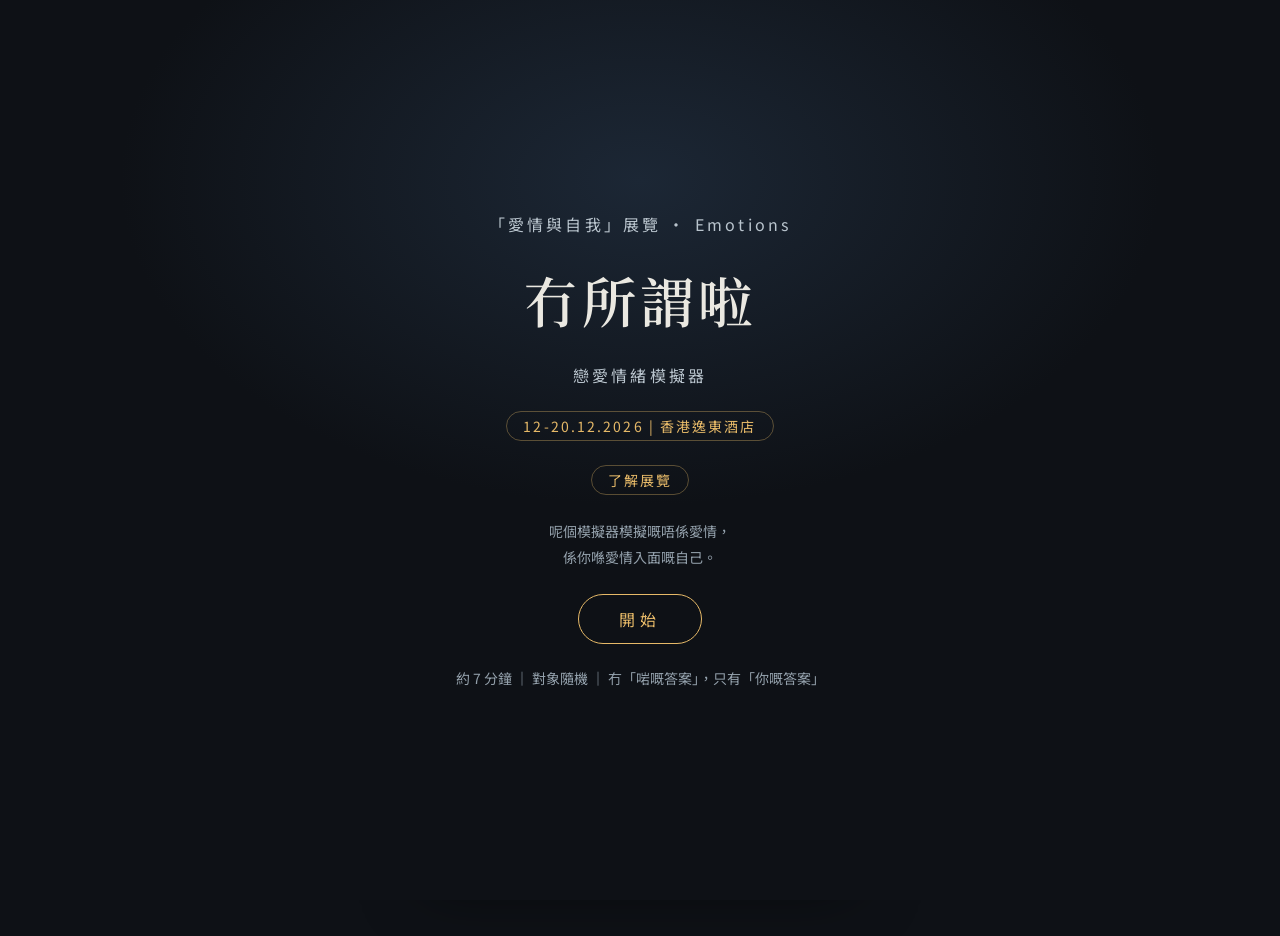
<file: index.html>
<!doctype html>
<html lang="zh-HK">
<head>
<meta charset="utf-8">
<meta name="viewport" content="width=device-width, initial-scale=1, viewport-fit=cover">
<meta name="theme-color" content="#0e1116">
<title>冇所謂啦 — 戀愛情緒模擬器</title>

<!-- 字體：Noto Sans HK（對白）+ Noto Serif HK（旁白） -->
<link rel="preconnect" href="https://fonts.googleapis.com">
<link rel="preconnect" href="https://fonts.gstatic.com" crossorigin>
<link href="https://fonts.googleapis.com/css2?family=Noto+Sans+HK:wght@300;400;500;700&family=Noto+Serif+HK:wght@400;600&display=swap" rel="stylesheet">

<style>
/* ============================================================
   第一部分：CSS（負責個樣）
   你想改色、改字體、改泡疹形狀，全部喺呢度。
   ============================================================ */

/* --- 設計代幣：一次過定義全站顏色/字級/間距 --- */
:root{
  /* 深夜香港配色 */
  --color-bg:#0e1116;            /* 頁面最底色（深夜） */
  --color-surface:#151a20;       /* 背景一層 */
  --color-bubble-l:#1e252d;      /* 對方（左）訊息泡 */
  --color-bubble-r:#1f5045;      /* 你（右）訊息泡 */
  --color-text:#eae8e1;          /* 主文字色 */
  --color-text-muted:#93a0ab;     /* 次要文字 */
  --color-nar:#b9c4cd;           /* 旁白色（霧藍） */
  --color-accent:#e6b968;        /* 強調色（晚霞金） */
  --color-divider:#2a323b;

  /* 字級（流動式，手機桌面都啱用）
     注意：clamp() 入面嘅 + 號前後必須有空格，唔係成句會失效！ */
  --text-xs:clamp(0.75rem, 0.7rem + 0.25vw, 0.875rem);
  --text-sm:clamp(0.875rem, 0.8rem + 0.35vw, 1rem);
  --text-base:clamp(1rem, 0.95rem + 0.25vw, 1.125rem);
  --text-lg:clamp(1.125rem, 1rem + 0.75vw, 1.5rem);
  --text-xl:clamp(1.5rem, 1.2rem + 1.25vw, 2.25rem);

  /* 間距（4px系統） */
  --space-1:0.25rem;--space-2:0.5rem;--space-3:0.75rem;--space-4:1rem;
  --space-5:1.25rem;--space-6:1.5rem;--space-8:2rem;--space-10:2.5rem;--space-12:3rem;

  --radius-md:0.5rem;
  --radius-lg:0.75rem;
  --radius-bubble:1.1rem;

  --font-body:'Noto Sans HK','PingFang HK','Microsoft JhengHei',sans-serif;
  --font-nar:'Noto Serif HK','PingFang HK',serif;
}

/* --- 基礎 reset --- */
*,*::before,*::after{box-sizing:border-box;margin:0;padding:0}
html{-webkit-text-size-adjust:100%;text-size-adjust:none;-webkit-font-smoothing:antialiased}
body{
  min-height:100dvh;
  font-family:var(--font-body);
  font-size:var(--text-base);
  color:var(--color-text);
  background:
    radial-gradient(1200px 600px at 50% -10%, #1a2230 0%, transparent 60%),
    var(--color-bg);
}
button{font:inherit;color:inherit;background:none;border:none;cursor:pointer}
:focus-visible{outline:2px solid var(--color-accent);outline-offset:3px;border-radius:4px}
@media (prefers-reduced-motion:reduce){
  *,*::before,*::after{animation-duration:.01ms!important;transition-duration:.01ms!important}
}

/* --- 手機框：手機直上一個chat app嘅感覺，桌面就中間一個「電話」 --- */
#app{
  max-width:430px;margin:0 auto;
  height:100dvh;               /* 固定高度：令對話區自己scroll，唔係成個頁面長 */
  display:flex;flex-direction:column;
  background:var(--color-surface);
}
@media (min-width:520px){
  #app{
    height:92dvh;margin:4dvh auto;border-radius:var(--radius-lg);
    overflow:hidden;box-shadow:0 24px 60px rgba(0,0,0,.5);
    border:1px solid var(--color-divider);
  }
}

/* --- 頂部 bar --- */
#chat-header{
  display:flex;align-items:center;gap:var(--space-3);
  padding:var(--space-3) var(--space-4);
  background:rgba(14,17,22,.85);backdrop-filter:blur(8px);
  border-bottom:1px solid var(--color-divider);
  position:sticky;top:0;z-index:5;
}
#avatar{
  width:38px;height:38px;border-radius:50%;
  background:linear-gradient(135deg,#2a3f55,#1f5045);
  display:flex;align-items:center;justify-content:center;
  font-weight:700;color:var(--color-accent);font-size:var(--text-sm);
}
#who{display:flex;flex-direction:column;line-height:1.3}
#who .name{font-weight:500;font-size:var(--text-sm)}
#who .status{font-size:var(--text-xs);color:var(--color-text-muted)}

/* --- 對話區 --- */
#stage{
  flex:1;min-height:0;   /* min-height:0 係關鍵：俾 flex 子元素真正縮細 + 內部scroll */
  overflow-y:auto;padding:var(--space-4) var(--space-3) var(--space-8);
  display:flex;flex-direction:column;gap:var(--space-3);
  scroll-behavior:smooth;
}

/* 旁白（襯線體、置中、霧藍色） */
.nar{
  font-family:var(--font-nar);
  color:var(--color-nar);
  text-align:center;
  max-width:34ch;margin-inline:auto;
  font-size:var(--text-base);
  line-height:1.9;
  animation:fadeIn .5s ease both;
}
.nar.big{font-size:var(--text-lg);color:var(--color-text);font-weight:600}
.nar.feel{color:var(--color-accent);font-size:var(--text-sm)}

/* 【系統】提示框 */
.sysprompt{
  align-self:center;text-align:center;
  font-size:var(--text-xs);color:var(--color-accent);
  border:1px solid color-mix(in oklab,var(--color-accent) 35%,transparent);
  border-radius:999px;padding:var(--space-1) var(--space-4);
  animation:fadeIn .4s ease both;
}

/* 訊息泡 */
.msg{display:flex;flex-direction:column;max-width:78%;animation:popIn .35s ease both}
.msg.L{align-self:flex-start}
.msg.R{align-self:flex-end;align-items:flex-end}
.msg .name{font-size:var(--text-xs);color:var(--color-text-muted);margin:0 var(--space-2) var(--space-1)}
.msg .bubble{
  padding:var(--space-2) var(--space-3);
  border-radius:var(--radius-bubble);
  font-size:var(--text-base);line-height:1.7;
  white-space:pre-wrap;word-break:break-word;
}
.msg.L .bubble{background:var(--color-bubble-l);border-bottom-left-radius:4px}
.msg.R .bubble{background:var(--color-bubble-r);border-bottom-right-radius:4px}
.msg .meta{font-size:var(--text-xs);color:var(--color-text-muted);margin-top:var(--space-1);padding:0 var(--space-1)}

/* 「輸入中…」動畫（真嘅 <span>，唔係 div） */
.typing{display:flex;gap:5px;padding:var(--space-3) var(--space-4)}
.typing span{width:7px;height:7px;border-radius:50%;background:var(--color-text-muted);animation:blink 1.2s infinite;display:inline-block}
.typing span:nth-child(2){animation-delay:.2s}
.typing span:nth-child(3){animation-delay:.4s}

/* 天氣小徽章 */
.chip{
  align-self:center;display:flex;align-items:center;gap:var(--space-2);
  font-size:var(--text-xs);color:var(--color-text-muted);
  background:rgba(255,255,255,.04);border:1px solid var(--color-divider);
  padding:var(--space-1) var(--space-3);border-radius:999px;
  animation:fadeIn .5s ease both;
}

/* --- 選項按鈕區 --- */
#choicebox{padding:var(--space-3) var(--space-3) calc(var(--space-4) + env(safe-area-inset-bottom));display:flex;flex-direction:column;gap:var(--space-2)}
#choicebox:empty{padding:0}
.opt{
  text-align:left;
  padding:var(--space-3) var(--space-4);
  background:var(--color-surface);
  border:1px solid var(--color-divider);
  border-radius:var(--radius-md);
  font-size:var(--text-sm);line-height:1.6;
  transition:border-color .18s ease,transform .18s ease,background .18s ease;
  animation:fadeIn .35s ease both;
}
.opt:hover{border-color:var(--color-accent);background:rgba(230,185,104,.06)}
.opt:active{transform:scale(.985)}

/* --- 開場畫面 --- */
#title{
  position:fixed;inset:0;z-index:20;
  display:flex;flex-direction:column;align-items:center;justify-content:center;
  gap:var(--space-6);text-align:center;
  background:
    radial-gradient(800px 500px at 50% 20%, #1c2735 0%, transparent 65%),
    var(--color-bg);
  padding:var(--space-8);
  animation:fadeIn .8s ease both;
}
#title h1{
  font-family:var(--font-nar);font-weight:600;
  font-size:clamp(2.2rem,10vw,3.4rem);
  letter-spacing:.08em;color:var(--color-text);
}
#title .sub{color:var(--color-nar);font-size:var(--text-sm);letter-spacing:.2em}
#title .credit{color:var(--color-text-muted);font-size:var(--text-xs);max-width:30ch;line-height:1.8}
#start-btn{
  padding:var(--space-3) var(--space-10);
  border:1px solid var(--color-accent);color:var(--color-accent);
  border-radius:999px;font-size:var(--text-sm);letter-spacing:.3em;
  transition:background .18s ease,color .18s ease;
}
#start-btn:hover{background:var(--color-accent);color:#141009}
#title .hint{color:var(--color-text-muted);font-size:var(--text-xs)}
#title .expo-tag{
  color:var(--color-accent);font-size:var(--text-xs);letter-spacing:.15em;
  border:1px solid color-mix(in oklab,var(--color-accent) 35%,transparent);
  border-radius:999px;padding:var(--space-1) var(--space-4);
}

/* 展覽連結：開場同報告頁共用，跟隨角色主題色 */
.expo-link{
  display:inline-block;align-self:center;
  color:var(--color-accent);font-size:var(--text-xs);letter-spacing:.15em;
  border:1px solid color-mix(in oklab,var(--color-accent) 35%,transparent);
  border-radius:999px;padding:var(--space-1) var(--space-4);
  text-decoration:none;
  transition:background .18s ease;
}
.expo-link:hover{background:color-mix(in oklab,var(--color-accent) 10%,transparent)}

/* --- 天氣報告畫面 --- */
#report{
  position:fixed;inset:0;z-index:20;overflow-y:auto;
  display:flex;flex-direction:column;align-items:center;
  gap:var(--space-6);text-align:center;padding:var(--space-8) var(--space-6);
  background:
    radial-gradient(700px 500px at 50% 0%, #22303f 0%, transparent 70%),
    var(--color-bg);
  animation:fadeIn .8s ease both;
}
/* 用 margin:auto 做置中：內容細過螢幕時置中，大過螢幕時正常咁scroll（唔會裁頂） */
#report::before,#report::after{content:'';margin-block:auto;flex:0 0 0;}
#report h2{font-family:var(--font-nar);font-size:var(--text-lg);color:var(--color-text);font-weight:600}
#report .grid{display:flex;flex-wrap:wrap;justify-content:center;gap:var(--space-3);max-width:340px}
.wcard{
  display:flex;flex-direction:column;align-items:center;gap:var(--space-1);
  border:1px solid var(--color-divider);border-radius:var(--radius-md);
  padding:var(--space-4) var(--space-6);min-width:130px;
  background:rgba(255,255,255,.03);
}
.wcard .icon{font-size:1.8rem}
.wcard .n{font-family:var(--font-nar);font-size:var(--text-xl);color:var(--color-text)}
.wcard .lab{font-size:var(--text-xs);color:var(--color-text-muted)}
#report .summary{font-family:var(--font-nar);color:var(--color-nar);font-size:var(--text-base);max-width:30ch;line-height:2}
#report .summary .lyric{color:var(--color-accent)}
#report .summary .song{color:var(--color-text-muted);font-size:var(--text-sm);margin-left:var(--space-2);white-space:nowrap}
#report .expo{
  border-top:1px solid var(--color-divider);padding-top:var(--space-4);
  color:var(--color-nar);font-size:var(--text-sm);line-height:2;max-width:32ch;
}
#report .fine{font-size:var(--text-xs);color:var(--color-text-muted);max-width:34ch;line-height:1.8}
#report .row{display:flex;gap:var(--space-3);flex-wrap:wrap;justify-content:center}
#report button{
  padding:var(--space-2) var(--space-6);border-radius:999px;
  border:1px solid var(--color-divider);color:var(--color-text-muted);font-size:var(--text-sm);
  transition:color .18s ease,border-color .18s ease;
}
#report button:hover{color:var(--color-accent);border-color:var(--color-accent)}

/* --- Kay 主題（隨機角色：灰藍+白） --- */
body.kay{
  --color-bg:#0f151d;
  --color-surface:#151d28;
  --color-bubble-l:#1e2937;
  --color-bubble-r:#2f4d6b;
  --color-text:#eef2f7;
  --color-text-muted:#9fb0c0;
  --color-nar:#c5d2e0;
  --color-accent:#9cc4e4;
  --color-divider:#2a3646;
  background:
    radial-gradient(1200px 600px at 50% -10%, #1b2a3e 0%, transparent 60%),
    var(--color-bg);
}
body.kay #chat-header{background:rgba(15,21,29,.85)}
body.kay #avatar{background:linear-gradient(135deg,#33465e,#2f4d6b)}
body.kay .opt:hover{border-color:var(--color-accent);background:rgba(156,196,228,.08)}
body.kay #report{
  background:
    radial-gradient(700px 500px at 50% 0%, #22334a 0%, transparent 70%),
    var(--color-bg);
}
/* Kay 嘅角色總結句：放喺歌詞前 */
#report .summary .kayline{display:block;color:var(--color-nar);margin-bottom:var(--space-2)}


/* Carlos：桃紅 × 黑色，僅在抽中 Carlos 時套用 */
body.carlos{
  --color-bg:#080509;--color-surface:#100a11;
  --color-bubble-l:#381126;--color-bubble-r:#b91e70;
  --color-text:#fff1f8;--color-text-muted:#c89cb4;
  --color-nar:#efb3d1;--color-accent:#ff4da6;
  --color-divider:#4b2039;
  background:radial-gradient(900px 600px at 50% -15%,#4c1232 0%,transparent 65%),#080509;
}
body.carlos #chat-header{background:rgba(13,5,12,.92)}
body.carlos #avatar{background:linear-gradient(135deg,#ff65b8,#7b1048);color:#fff}
body.carlos .opt:hover{border-color:#ff4da6;background:rgba(255,77,166,.12)}
body.carlos #report{background:radial-gradient(700px 500px at 50% 0%,#3a0e29 0%,transparent 70%),#080509}

/* --- 動畫 keyframes --- */
@keyframes fadeIn{from{opacity:0;transform:translateY(6px)}to{opacity:1;transform:none}}
@keyframes popIn{from{opacity:0;transform:translateY(10px) scale(.98)}to{opacity:1;transform:none}}
@keyframes blink{0%,80%,100%{opacity:.25}40%{opacity:1}}
</style>
</head>
<body>

<!-- ============================================================
     第二部分：HTML（頁面骨幹）
     得三個主要元素：頂bar、對話區、選項區。
     之後所有嘢（對白、旁白、選項）都係由 JS 動態加落去。
     ============================================================ -->
<div id="app">
  <header id="chat-header">
    <div id="avatar">C</div>
    <div id="who">
      <span class="name" id="h-name">阿Chak</span>
      <span class="status" id="h-status">上線</span>
    </div>
  </header>
  <main id="stage"></main>
  <div id="choicebox"></div>
</div>

<!-- 開場畫面 -->
<div id="title">
  <div class="sub">「愛情與自我」展覽 · Emotions</div>
  <h1>冇所謂啦</h1>
  <div class="sub">戀愛情緒模擬器</div>
  <div class="expo-tag">12-20.12.2026 | 香港逸東酒店</div>
  <a class="expo-link" href="https://www.instagram.com/not_a.love.story/" target="_blank" rel="noopener noreferrer">了解展覽</a>
  <p class="credit">呢個模擬器模擬嘅唔係愛情，<br>係你喺愛情入面嘅自己。</p>
  <button id="start-btn">開始</button>
  <div class="hint">約 7 分鐘 ｜ 對象隨機 ｜ 冇「啱嘅答案」，只有「你嘅答案」</div>
</div>

<script>
/* ============================================================
   第三部分：JavaScript（成個遊戲嘅引擎同劇本）

   想睇明個結構，記住三樣嘢：
   1. 狀態（state）—— 記低你嘅選擇同天氣
   2. 小工具（nar / msg / pick …）—— 負責顯示對白同收集選擇
   3. 角色資料（CHARS）+ 章節函數 —— 阿Chak / Kay / Carlos 三套劇本，
      開波嗰陣隨機抽一個（#kay / #chak / #carlos 可以強制指定，方便測試示範）
   ============================================================ */

/* ---------- 1. 狀態：全遊戲記憶 ---------- */
const state = {
  weather:{ sun:0, fog:0, storm:0, damp:0 }, // 晴/霧/雷/潮
  ch2_reply:null,   // 第2章你覆咗咩（第4章回調用）
  ch2_feel:null,    // 第2章你嘅感受（第4章回調用）
  ch2_send:null,    // 第2章你實際send咗嗰句（第4章原句重播）
  ch4_reply:null,   // 第4章你揀咗刪定send（Kay結局A有條件句）
  ending:null,
};

/* ---------- 2. 角色 ---------- */
const CHARS = {

/* ===== 阿Chak（主線 v1.3）===== */
chak:{
  key:'chak', name:'阿Chak', avatar:'C', theme:null, status:'上線',
  ch0:{
    card:[
      '阿Chak，27，Programmer，住深水埗。',
      '朋友介紹識，傾開先發現大家聽開同一隊band。',
      '已讀不回大師 —— 但會記得你三個禮拜前講過、你自己都唔記得咗嘅小事。',
    ],
  },
  ch1:{
    sys:'23:47 · 第一章',
    scene:['你啱啱沖完涼，攤喺床上面。手機震咗一下。','佢今晚主動send嘢嚟，已經係意料之外。'],
    opener:'你今日點呀？',
    feels:[
      {t:'攰到散：返足九個鐘，老細臨放工先嚟料',v:1},
      {t:'嬲到癲：屋企人嘅事，諗起仲嬲',v:2},
      {t:'個心空空：講唔出點解，就係好寂寞',v:3},
      {t:'其實幾好',v:4},
    ],
    feelName:['攰到散','嬲到癲','個心空空','其實幾好'],
    truth:[
      '其實今日好攰，唔係嗰種瞓一覺就會好返嘅攰',
      '今日嬲到癲，屋企嘅事，而家諗起仲嬲',
      '講唔出點解，就係覺得好寂寞',
      '其實今日幾好，啱啱先醒起要話你知',
    ],
    replies:[
      {t:'講真',v:1},
      {t:'「ok啦 😅」',v:2,send:'ok啦 😅'},
      {t:'「你先啦？你今日點？」',v:3,send:'你先啦？你今日點？'},
      {t:'（react一個emoji）',v:4,send:'😂'},
    ],
    b1:{
      pre:['（阿Chak 輸入中…… 停咗。再輸入中。）','一分鐘後，你手機響 —— 係佢打電話嚟。'],
      phone:['喂？……你把聲好似好攰。','喂？咩事呀？','喂？屋企冇事啩？','喂？咁就好啦，哈哈。'],
      post:['傾咗二十分鐘，冇咩重點。','但你嗰晚瞓得好好。'],
    },
    b2:{
      reply:'ok就好 😊',
      ok:['你冇講大話，只係講得簡單。','有啲嘢唔使長篇大論。'],
      bad:['佢真係信咗。或者假裝信咗。','你分唔出。可能佢都分唔出。'],
    },
    b3:{
      reply:'今日返咗一日工，冇咩特別。你呢？',
      nars:['佢講佢今日嘅嘢，你一路聽。','對話好自然地一直繼續，傾到瞓覺。','只係今晚你自己嗰部份，暫時未講。'],
    },
    b4:{
      reply:'😂😂',
      ok:['你哋簡簡單單咁完咗一日。幾好。'],
      bad:['之後冇再講嘢。','你望住嗰三個笑到喊嘅emoji，唔知點解，有啲失落。'],
    },
  },
  ch2:{
    sys:'一個禮拜後 · 星期六 · 第二章',
    scene:['你哋約咗15:00深水埗出口等。','行下，食下，佢話想帶你去嗰間佢由中學食到而家嘅車仔麵。','14:02。你半個鐘前先執完樣。手機震。'],
    opener:'唔好意思……今日真係去唔到，公司爆咗單大事要留低救火 😔 對唔住',
    feels:[
      {t:'好失望：你期待咗成個禮拜',v:1},
      {t:'鬆一口氣：你其實唔知點解，可能驚真人見面冇嘢傾',v:2},
      {t:'嬲：次次都係咁',v:3},
      {t:'唔sure：分唔清自己咩感覺',v:4},
    ],
    feelName:['好失望','鬆一口氣','嬲','唔sure'],
    truth:[
      '我其實有啲失望。唔係嬲你，係我真係好想見你。',
      '其實我都唔係好想去。我驚真人見面冇嘢傾。',
      '我嬲。唔係嬲你，係嬲啲安排次次都係咁。',
      '我唔知自己想唔想去。但我想話你知，而唔係扮冇事。',
    ],
    replies:[
      {t:'「冇所謂啦 😊 下次先」',v:1,send:'冇所謂啦 😊 下次先'},
      {t:'「發生咩事呀？嚴唔嚴重？」',v:2,send:'發生咩事呀？嚴唔嚴重？'},
      {t:'講出你心入面嗰句',v:3},
      {t:'「咁不如聽日？我聽日得」',v:4,send:'咁不如聽日？我聽日得'},
    ],
    b1:{
      msg:'OK 😅 下次補返',
      pre:['你覆咗個👍。'],
      f2:['對你嚟講，呢句唔係大話 —— 你真係覺得OK。','你哋就咁樣完咗一日。'],
      f4:['你唔知自己想唔想去，所以「冇所謂」講得特別順。'],
      f3:['你覆咗個👍，然後閂咗個chat。','你嘅嬲，連一個字都冇講出口。'],
      f1:['成個下晝你對住天花板，個心有啲空。','佢唔知你失望。','因為你冇講。'],
    },
    b2:{
      pre:['（已讀。兩分鐘後先回。）'],
      msg:'……唔算大事，救緊。今日真係對唔住。',
      post:['你feel到呢句嘢有啲唔完整。','但你揀咗唔追問。'],
      f1:['你嘅失望，留喺你自己度。'],
      f2:['就咁過咗一日。你冇講嘅嘢，你自己知就得。'],
    },
    b3:{
      perFeel:[
        {pre:['（已讀。）','一分鐘。五分鐘。十五分鐘。'],msgs:['對唔住。我都想見你。'],post:['呢十五分鐘好長，但至少嗰句嘢係真嘅。']},
        {pre:['（已讀。）'],msgs:['……多謝你講真話。下次想去先去，唔使勉強。'],post:['原來講咗出口，係咁嘅感覺。']},
        {pre:['（已讀。）'],msgs:['對唔住。我知我嘅時間好難夾。'],post:['你嘅嬲有咗出口。佢接住咗。']},
        {pre:['（已讀。）'],msgs:['唔使即刻決定嘅。想去先去。'],post:['「唔知」講咗出口，都算係一種講真話。']},
      ],
    },
    b4:{
      msg:'好呀聽日！',
      nars:['回得好快。快到你懷疑佢係咪一早諗定今日走唔到。','你想問，但最後冇問。'],
    },
  },
  ch3:{
    sys:'三個禮拜後 · 星期三 23:15 · 第三章',
    scene:['你哋見咗兩次面。','第二次，你哋去咗西環海旁。傾得好地地。佢送你入閘嗰下，捉住咗你手踭，又鬆開。','之後嗰個禮拜，佢回覆由「即刻」變返做「三個鐘」。','星期三，23:15。手機震。'],
    opener:'有樣嘢想講好耐。我覺得我哋咁樣相處好舒服。不如……唔使咁快定義我哋係咩關係，ok ma？',
    feels:[
      {t:'心寒：你想要嘅唔係咁',v:1},
      {t:'舒服：唔使交戲，啱啱好',v:2},
      {t:'混亂：你想要啲咩，你自己都唔知',v:3},
      {t:'解脫：終於有人講咗出口',v:4},
    ],
    feelName:['心寒','舒服','混亂','解脫'],
    want:[
      '我唔係好想要「唔定義」。我想要嘅係認真、清清楚楚嗰種。',
      '我都覺得咁樣比較舒服。不過想話你知：舒服，唔代表我唔重視。',
      '我仲未諗清楚自己想要咩。但我想同你一齊慢慢諗。',
      '多謝你講咗出口。我其實都覺得咁樣啱啱好。',
    ],
    replies:[
      {t:'「ok呀 😊」',v:1,send:'ok呀 😊'},
      {t:'講出你想要咩',v:2},
      {t:'「俾我諗一諗，聽日覆你」',v:3,send:'俾我諗一諗，聽日覆你'},
      {t:'「你講咩呀 😂 我邊有諗過呢啲」',v:4,send:'你講咩呀 😂 我邊有諗過呢啲'},
    ],
    b1:{
      msg:'😊😊',
      ok:['你哋繼續「咁樣」。','而家有咗共識：唔定義，唔代表唔重視。'],
      bad:['就咁完咗個topic。你哋繼續「咁樣」——','只係你嗰邊嘅答案，同你心入面嗰個，未必係同一個。'],
    },
    b2:{
      pre:'（輸入中…… 停咗。又輸入中。又停咗。）',
      perFeel:[
        {msgs:['我驚我俾唔到你想要嘅嘢。','但好彩你肯同我講。'],post:['呢句嘢未必代表有下文，但佢係真嘅。']},
        {msgs:['我都係。舒服，但唔代表隨便。'],post:['你哋講嘅係同一個意思，只不過呢次講咗出口。']},
        {msgs:['好呀，慢慢嚟，唔急。'],post:['「未諗清楚」講咗出口，原來唔使尷尬。']},
        {msgs:['😊 咁我放心。'],post:['兩個人都想咁樣。講咗出口，先知。']},
      ],
    },
    b3:{
      msg:'好，慢慢諗，唔急。',
      nars:['你諗咗成個禮拜。','有一日你可能會發現：','你諗緊嘅，唔止係佢。'],
    },
    b4:{
      msg:'😂 好啦好啦',
      pre:'然後佢轉咗話題。',
      ok:['你笑住咁講，因為你真係唔想呢個topic繼續落去。','佢get到。'],
      bad:['個topic就咁跳咗。','你哋心照。'],
    },
  },
  ch4:{
    intro:['你係阿Chak。','返返去嗰個星期六。14:02。','俾你睇下，你嗰日冇講出口嘅嘢。'],
    truth:[
      '公司冇爆單大事。',
      '係阿嫲朝早入咗醫院。你朝九晚十一，醫院同公司兩邊走。',
      '你唔想話佢知。親人嘅嘢，一講就要解釋、就要俾人擔心。',
      '你打：「對唔住今日去唔到」。打咗，睇下，del咗。打咗，又del咗。',
      '你最後send咗「公司爆咗單大嘅」。',
      '因為工作嘅藉口，最唔使解釋。',
    ],
    replay:{
      r1:['你望住「冇所謂啦 😊」呢四隻字。','你鬆一口氣 —— 佢冇嬲。','但你又有一種古怪嘅空虛：','原來你咁辛苦，都可以「冇所謂」。'],
      r2:['你望住「發生咩事呀？」','你打咗「阿嫲入咗醫院」。望咗一陣。del咗。','你覆「唔算大事」。'],
      r3:[
        ['你望住「我真係好想見你」。','你喺醫院走廊企咗好耐。','呢句嘢，係你成個禮拜入面，','唯一一個令你唔覺得攰嘅嘢。'],
        ['你望住「我都唔係好想去」。','你鬆一口氣 —— 佢冇嬲你咁諗。','你仲有啲慚愧：原來佢都驚。'],
        ['你望住「我嬲」。','你唔係嬲佢嬲到而家。','係嬲自己，點解要用工作做藉口。'],
        ['你望住「我唔知自己想唔想去」。','原來一句「唔知」，','都可以俾人咁大空間。'],
      ],
      r4:['你望住「不如聽日？」','你諗：未知聽日阿嫲掂唔掂。','你覆「好呀」。','然後開始諗，聽日點樣再講一次大話。'],
    },
    backSys:'【而家，返返嚟。你仍然係阿Chak。今晚】',
    tonight:[
      '阿嫲情況穩定咗。你望住同佢個chat，打咗一行字：「嗰日……唔係公司嘅事。」',
      '你個手指停咗喺send上面。',
      '知道你有苦衷，唔代表佢之前嘅失望唔成立；',
      '亦都唔代表，佢一定要繼續。',
      '呢個係佢會面對嘅嘢。但你揀幾多，係你嘅事。',
      '（呢個選擇唔計入你嘅天氣報告，只係一面鏡）',
    ],
    choices:[
      {t:'Del咗佢：「佢唔使知道。而家唔使。」',v:1},
      {t:'Send咗：「嗰日唔係公司嘅事。遲啲話你知。」',v:2,send:'嗰日唔係公司嘅事。遲啲話你知。'},
      {t:'Send咗：「嗰日係我阿嫲入咗醫院。我而家喺醫院走廊等緊。」',v:3,send:'嗰日係我阿嫲入咗醫院。我而家喺醫院走廊等緊。'},
    ],
    d1:['你鎖屏。','你冇講嘅嘢唔會消失，佢會喺度等。','等你下一日、下一個月，或者下一次繃唔住嗰日。'],
    d2:{pre:['你send咗。','好快後悔，但又有一種輕咗嘅感覺。','「遲啲話你知」呢五隻字，係你今日講過最真嘅一句。'],msg:'唔急。你OK嗎？',post:['你望住呢三隻字，唔知點解，眼濕濕。']},
    d3:{pre:['你send咗。然後閉埋眼等。'],msg:'而家好返啲未？',post:['冇質問，冇「點解你頭先呃我」。','你哋就咁，由呢句嘢開始，講返嗰一日。']},
  },
  ch5:{
    sys:'一個月後 · 中環碼頭 · 傍晚 · 最終章',
    scene:['佢約你出嚟「傾下嘢」。','海風好大。佢望住隻船，唔係望住你。'],
    choices:[
      {t:'「我想試下認真一齊。唔係因為啱啱好，係因為我想。」',v:'A',send:'我想試下認真一齊。唔係因為啱啱好，係因為我想。'},
      {t:'「我想要嘅相處節奏，同你而家可以俾嘅唔同。我想喺呢度停。」',v:'B',send:'我想要嘅相處節奏，同你而家可以俾嘅唔同。我想喺呢度停。'},
      {t:'「而家咁樣幾好。」',v:'C',send:'而家咁樣幾好。'},
      {t:'「我暫時唔想開始一段關係，想留返啲時間俾自己。」',v:'D',send:'我暫時唔想開始一段關係，想留返啲時間俾自己。'},
    ],
    endings:{
      A:{msgs:['……我都想。','你知唔知，你頭先嗰句，係我識你以嚟，聽過你最真嘅一句。'],nars:['拍拖唔係童話。','係兩個唔識講嘢嘅人，慢慢學識講。','你哋一齊嘅第一個月已經有交嗌 —— 為咗「你頭先點解已讀不回」。','但呢一次，你哋講嘅，全部係真話。']},
      B:{nars:['你喺碼頭望住佢行遠。','唔係每段相遇都要有結局。','有啲人出現，係為咗話你知：你想被人點樣對待。','手機震，係friend問你去唔去唱K。','你覆：「去。」','雨停咗。']},
      C:{nars:['你哋繼續「咁樣」。','呢個係你哋兩個都OK嘅答案 —— 至少，今晚係。','有啲關係唔使即刻有結論。','佢會停留幾耐，冇人知，包括你。']},
      D:{nars:['你一個人搭咗程天星小輪。','對岸啲燈好靚。你影咗張相，冇send俾任何人。','就咁save喺相簿。','你發現你冇後悔。','唔開始，都可以係一個完整嘅答案。']},
    },
  },
  reportExtra:null,
},

/* ===== Kay（隨機角色：過度解讀型空服員）===== */
kay:{
  key:'kay', name:'Kay', avatar:'K', theme:'kay', status:'上線',
  ch0:{
    card:[
      'Kay，28，空姐。',
      'Online嘅時候有message就一定秒覆 —— 但你一個「ok」，佢可以諗半個鐘，驚自己係咪講錯嘢。',
      '佢嘅生活係不停咁 Landing 同 Take off。',
      '你嘅身邊，係佢唯一想降落嘅地方。',
    ],
  },
  ch1:{
    sys:'23:47 · 第一章',
    scene:['你啱啱沖完涼，攤喺床度。手機震咗一下。佢而家喺台北 Layover。'],
    opener:'你今日點呀？（我啱啱先到酒店 🏨 你唔使即刻覆㗎，早啲唞）',
    feels:[
      {t:'攰到散：由朝企到黑，老細臨收工先嚟搵嘢搞',v:1},
      {t:'嬲到癲：屋企人又係咁，講極都唔聽，諗起都火起',v:2},
      {t:'個心好空：講唔出點解，就係覺得好寂寞',v:3},
      {t:'其實幾好',v:4},
    ],
    feelName:['攰到散','嬲到癲','個心好空','其實幾好'],
    truth:[
      '其實今日好攰，唔係嗰種瞓一覺就好返嘅攰',
      '今日嬲到癲，屋企嘅事，而家諗起仲嬲',
      '講唔出點解，今日個心好似空咗一塊咁',
      '其實今日幾好，啱啱先諗起要話你知',
    ],
    replies:[
      {t:'講真',v:1},
      {t:'「ok 啦 😅」',v:2,send:'ok 啦 😅'},
      {t:'「你先啦？飛台北攰唔攰？」',v:3,send:'你先啦？飛台北攰唔攰？'},
      {t:'（send一個emoji）',v:4,send:'😂'},
    ],
    b1:{
      pre:['（佢輸入中…… 停咗。再輸入中。）','一分鐘後，你手機響 —— 係佢打嚟。'],
      phone:'喂，聽你把聲就知你唔妥……',
      post:[],
    },
    b2:{
      pre:['佢見到嗰個「😅」會諗好耐，','輸入中又消失，最後只敢回 ——'],
      reply:'Ok 就好 😊',
      ok:['你冇講大話。簡單，都幾好。'],
      bad:['你知佢諗咗好耐先覆呢三隻字 —— 佢可能唔想overthink你隻「😅」，所以寧願信。','你嘅「唔OK」，冇人知。'],
    },
    b3:{
      nars:['佢會講台北夜市、講啲客幾難頂。你一路聽。','佢嘅世界咁大，你嘅「今日」，暫時未講。'],
    },
    b4:{
      reply:'😂😂 早啲唞',
      ok:['你冇講大話。簡單，都幾好。'],
      bad:['之後冇再講嘢。','你望住嗰三個emoji，有啲失落 —— 佢連你「唔OK」，都當你OK。'],
    },
  },
  ch2:{
    sys:'一個禮拜後 · 星期六 · 第二章',
    scene:['你哋約咗 15:00。難得佢有個「grounded 嘅 weekend」—— 唔使飛。','你已經換好衫，準備出門。'],
    opener:'對唔住呀……台北呢邊班機 Delay 咗，我仲喺機場等緊，今晚趕唔返嚟見你 😔 真係好對唔住。',
    feels:[
      {t:'好失望：期待咗成個禮拜，連衫都襯好晒',v:1},
      {t:'鬆一口氣：其實今日狀態麻麻，唔見反而仲放鬆',v:2},
      {t:'嬲：已經唔係第一次，佢份工好似大過天',v:3},
      {t:'唔sure：慣咗，已經唔知自己仲有冇感覺',v:4},
    ],
    feelName:['好失望','鬆一口氣','嬲','唔sure'],
    truth:[
      '我其實有啲失望。唔係嬲你，係我真係好想見你。',
      '其實我都唔係好想出街。或者係天意，等大家唞下。',
      '我係有啲嬲。唔係嬲 Delay，係嬲次次都係咁，好似永遠等唔到你咁。',
      '我唔知點反應。好似已經習慣咗被放飛機咁。',
    ],
    replies:[
      {t:'「冇所謂啦 😊 下次先」',v:1,send:'冇所謂啦 😊 下次先'},
      {t:'「發生咩事呀？嚴唔嚴重？」',v:2,send:'發生咩事呀？嚴唔嚴重？'},
      {t:'講出你心入面嗰句',v:3},
      {t:'「咁聽日呢？我聽日都得」',v:4,send:'咁聽日呢？我聽日都得'},
    ],
    b1:{
      msg:'下次補返你 😊',
      pre:['佢會覺得你真係「冇所謂」。','心入面反而會 overthink：「佢係咪已經唔在乎我？」'],
      /* Kay版：呢個分支四個感受都係【霧+1】——照角色劇本 */
    },
    b2:{
      pre:['（已讀。兩分鐘後先回。）'],
      msg:'……唔算大事，delay啫。',
      post:['你覺得有啲事情發生。','但你揀咗唔追問。'],
    },
    b3:{
      pre:['（已讀。好耐。）'],
      msg:'對唔住，我都好想見你。我而家喺候機室，望住張我地合照好想喊。',
      post:['呢句嘢遲到，但真。'],
    },
    b4:{
      msg:'好呀聽日！我landing就嚟。',
      nars:[],
    },
  },
  ch3:{
    sys:'三個禮拜後 · 星期三深夜 · 第三章',
    scene:['你哋見多咗兩次面。','星期三深夜，佢啱啱飛完長途返香港。','手機震。'],
    opener:'我諗咗好耐。我成日飛，你嘅goodnight我成日要隔成日先覆到。我驚你覺得我好似網友咁……我又唔知你做緊乜。不如……我哋繼續做朋友？',
    feels:[
      {t:'心傷：你想要嘅唔係咁，覺得佢想玩玩下，或者想退縮',v:1},
      {t:'舒服：唔使交戲，咁樣啱啱好',v:2},
      {t:'混亂：唔知佢係想放棄，定係想保護呢段關係',v:3},
      {t:'解脫：終於有人講咗出口',v:4},
    ],
    feelName:['心傷','舒服','混亂','解脫'],
    want:[
      '我唔係好想要「做朋友」。我想要嘅係戀人嗰種。如果係可以俾機會我，幾難夾我都會試。',
      '我都覺得咁樣最舒服。',
      '我仲未諗清楚自己想要咩。但我唔想就咁停喺度。',
      '多謝你講咗出口。其實我都覺得咁樣最好。',
    ],
    replies:[
      {t:'「ok呀 😊」',v:1,send:'ok呀 😊'},
      {t:'講出你想要咩',v:2},
      {t:'「俾我諗一諗，聽日覆你」',v:3,send:'俾我諗一諗，聽日覆你'},
      {t:'「你講咩呀 😂 我邊有諗過呢啲」',v:4,send:'你講咩呀 😂 我邊有諗過呢啲'},
    ],
    b1:{
      msg:'😊',
      ok:['你哋繼續「咁樣」。','唔定義，唔代表唔重視。'],
      bad:['就咁完咗個topic。你哋繼續「咁樣」——','只係你嗰邊嘅答案，同你心入面嗰個，未必係同一個。'],
    },
    b2:{
      pre:'（輸入中…… 停咗。又輸入中。又停咗。）',
      msg:'……多謝你講真話。你唔係網友。你係我landing嘅原因。',
      post:['呢句嘢唔完美。但係真。'],
    },
    b3:{
      msg:'好，慢慢諗，唔急。',
      nars:[],
    },
    b4:{
      msg:'😂 好啦好啦',
      ok:[],
      bad:[],
    },
  },
  ch4:{
    intro:['而家，掉返轉。你係 Kay。','返返去嗰個星期六。','俾你睇下，你嗰日冇講出口嘅嘢。','台北桃園機場。'],
    truth:[
      '班機真係 Delay 咗，但你冇講嘅係——',
      '嗰日你喺機場廁所喊咗好耐。',
      '唔係因為 Delay，係因為你覺得好無力。',
      '你喺飛機上面照顧咗幾百個人，但落咗機，你連想見一個人都做唔到。',
      '你驚佢會覺得你煩，所以你覆咗句「對唔住」。',
    ],
    replay:{
      r1:['你望住「冇所謂啦 😊」。','你鬆一口氣 —— 佢冇嬲。','然後你諗：我喊緊，都覆「下次補返你 😊」。','原來我連自己嘅失落，都排喺佢嘅情緒後面。'],
      r2:['你望住「發生咩事呀？」','你打「我喺酒店房喊」。望咗一陣。del咗。','你覆「冇事，delay啫」。'],
      r3:null,
      r4:['你望住「不如聽日？」','你覆「好呀，我landing就嚟」。','然後你開始諗：聽日見面嗰陣，點樣先唔會一見到佢就喊出嚟。'],
    },
    backSys:'【而家，返返嚟。你仍然係Kay。今晚】',
    tonight:[
      '你望住同佢個 chat，打咗一行字：「嗰日我其實喺機場喊咗好耐，我覺得自己好似冇咗根咁。」',
      '你個手指停咗喺 send 上面。',
      '你係全機最好笑容嘅空服 —— 但「唔開心」呢三隻字，冇降落嘅地方。',
      '（呢個選擇唔計入你嘅天氣報告，只係一面鏡）',
    ],
    choices:[
      {t:'Del 咗佢：「唔好俾壓力人，自己消化啦。」',v:1},
      {t:'Send 咗：「嗰晚唔係因為 delay。遲啲話你知。」',v:2,send:'嗰晚唔係因為 delay。遲啲話你知。'},
      {t:'Send 咗：「嗰晚我喺酒店房喊。唔係 delay。係我突然諗起，我以爲我已經習慣一直漂泊，但原來我仲會期待有一個可以一落地就接住我嘅人。」',v:3,send:'嗰晚我喺酒店房喊。唔係 delay。係我突然諗起，我以爲我已經習慣一直漂泊，但原來我仲會期待有一個可以一落地就接住我嘅人。'},
    ],
    d1:['你鎖屏。','你冇講嘅嘢唔會消失，佢會喺度等。','等你下一個layover，下一次再爆煲嗰晚。'],
    d2:{pre:['你send咗。'],msg:'唔急。你OK嗎？',post:['你望住呢三隻字，唔知點解，個心一直狂跳。']},
    d3:{pre:['你send咗。然後閉埋眼等。'],msg:'而家好返啲未？',post:['冇質問，冇「點解你頭先收我線」。','你哋就咁，由呢句嘢開始，講返嗰一晚。']},
  },
  ch5:{
    sys:'一個月後 · 中環碼頭 · 傍晚 · 最終章',
    scene:['佢約你出嚟「傾下嘢」。','佢今日冇飛，特登調咗更見你。','海風好大。佢望住隻船，唔係望住你。'],
    choices:[
      {t:'「我想試下認真一齊。雖然你成日飛，但我願意等。」',v:'A',send:'我想試下認真一齊。雖然你成日飛，但我願意等。'},
      {t:'「我發現我接受唔到呢種節奏。我想停喺度。」',v:'B',send:'我發現我接受唔到呢種節奏。我想停喺度。'},
      {t:'「而家咁樣幾好。」',v:'C',send:'而家咁樣幾好。'},
      {t:'「我都係想留返啲時間俾自己。」',v:'D',send:'我都係想留返啲時間俾自己。'},
    ],
    endings:{
      A:{msgs:['……我都想。仲有 —— 我每次landing，第一個通知嘅，永遠都想係你。'],nars:['拍拖唔係童話。','係兩個唔識講嘢嘅人，慢慢學識講。','你哋一齊嘅第一個月，佢喺一萬米高空學識咗一句嘢：','「我唔OK。」','落咗地，講俾你聽。']},
      B:{nars:['你喺碼頭望住佢行遠。','唔係每段相遇都要有結局。','有啲人出現，係為咗話你知：你想成為人哋降落嘅地方，都要識得自己起飛。','手機震，係佢喺機場send嘅：「起飛喇。照顧自己 🌏」','雨停咗。']},
      C:{nars:['你哋繼續「咁樣」。','唔係冇諗過將來，係你哋講明咗：而家仲未需要答案。','佢繼續飛，你繼續等佢landing。有日你哋可能會再傾。','有啲關係唔使即刻有結論。呢個係你哋兩個都揀咗嘅答案。']},
      D:{nars:['你一個人搭咗程天星小輪。','對岸啲燈好靚。你影咗張相，冇send俾任何人。','就咁save喺相簿。','你發現你冇後悔。','唔開始，都可以係一個完整嘅答案。']},
    },
    /* 結局A條件句：如果你第4章揀咗Del咗 */
    aCond:'（佢講呢句嘅時候，佢唔知你收埋過嘢。你自己知。）',
    reminder:'（記住：理解佢嘅苦衷，唔等於你有責任承受失約，或者繼續呢段關係。）',
  },
  reportExtra:{
    storm:'你以為專業嘅微笑可以解決一切，但其實你心入面嗰場雨，一直都冇停過。',
    fog:'你哋之間隔住咗成萬呎高空嘅雲層。如果你唔講真話，佢永遠都降落唔到喺你心入面。',
    sun:'原來最遠嘅距離唔係台北同香港，而係我企喺你面前，但你唔敢講你唔開心。',
  },
},
/* ===== Carlos（補償型金融男）===== */
carlos:{"key": "carlos", "name": "Carlos", "avatar": "L", "theme": "carlos", "status": "Online", "ch0": {"card": ["Carlos，29，金融，中環人。", "Schedule 排到密麻麻 —— 但你隨口提過一次嘅餐廳，佢記到而家。", "唔識示愛。但識 book 枱、識 call 車、識安排晒一切。"]}, "ch1": {"sys": "23:47 · 第一章", "scene": ["你啱沖完涼，攤喺床度。手機震咗一下。", "Carlos send 嘢嚟 —— 你成日都諗，佢點解可以咁好，自己好似冇點被佢需要過。"], "opener": "你鍾唔鍾意我 lunchtime 買俾你嗰杯 strawberry matcha latte？我見你 ig like 咗好多間。btw 我 book 咗聽日晚餐——你上禮拜話想試嗰間 😏", "feels": [{"t": "攰到散：返足九個鐘，加埋同事陰啲陰啲俾說話自己聽", "v": 1}, {"t": "嬲到癲：又同屋企人嘈，諗起仲嬲", "v": 2}, {"t": "個心空空：明明身邊有家人朋友，但都覺得好孤獨", "v": 3}, {"t": "其實幾好", "v": 4}], "feelName": ["攰到散", "嬲到癲", "個心空空", "其實幾好"], "truth": ["其實今日好攰，唔係嗰種瞓一覺就好返嘅攰", "今日嬲到癲，屋企嘅事，而家諗起仲嬲", "講唔出點解，但今日個心好空……", "今日係遇到好多好事嘅一日，啱啱先打算話你知！"], "replies": [{"t": "講真", "v": 1}, {"t": "「ok 啦 ~~」", "v": 2, "send": "ok 啦 ~~"}, {"t": "「你先啦？你今日點啊？攰唔攰啊？」", "v": 3, "send": "你先啦？你今日點啊？攰唔攰啊？"}, {"t": "（send 一個可愛 sticker）", "v": 4, "send": "🥰"}], "b1": {"pre": ["（佢輸入中…… 停咗。再輸入中。）"], "phone": ["咁今晚早啲休息啦，聽日我安排好晒。", "屋企嘅事真係難搞……你想講我聽。", "我唔知點幫你，但我喺度。", "咁就好！聽日晚餐見。"], "post": ["佢努力想回應你，但總係習慣先諗點樣幫你搞掂。"]}, "b2": {"reply": "ok 就夠。聽日見 😘", "ok": ["你冇講大話。簡單，都幾好。"], "bad": ["佢真係信咗。或者信咗佢想信嗰部分。", "你嘅「唔 OK」，冇人知。"]}, "b3": {"reply": "今日都係客、會議、個市，忙到暈。你呢？", "nars": ["佢講佢中環嘅一日：客、會議、個市。你一路聽。", "佢問返「你呢？」嘅時候，你已經覺得眼瞓。", "你嗰 part，暫時未講。"]}, "b4": {"reply": "😘😘 See u tmr", "ok": ["簡單，都幾好。"], "bad": ["之後冇再講嘢。你望住個 chat，有啲失落 —— 佢連你「唔 OK」都當你 OK。"]}}, "ch2": {"sys": "一個禮拜後 · 星期六 · 第二章", "scene": ["你哋約咗 19:00 —— 佢 book 咗嗰間「你話想試」嘅餐廳。", "18:02。手機震。"], "opener": "對唔住……client 個飯局真係甩唔到身 😔 唔好意思", "afterOpener": ["五分鐘後，門鐘響。", "係佢訂嘅外賣 —— 係你之前上網見到有人推介嗰間小店，仲有張手寫卡片：「聽日補返。」", "你嘅失落，被一份外賣截住咗。", "或者 —— 被推遲咗。"], "feels": [{"t": "好失望：你期待咗成個禮拜", "v": 1}, {"t": "鬆一口氣：你其實唔知點解，可能驚真人見面唔知點開口傾 deep 啲", "v": 2}, {"t": "嬲：次次都係咁，物質根本彌補唔到", "v": 3}, {"t": "唔 sure：分唔清自己咩感覺", "v": 4}], "feelName": ["好失望", "鬆一口氣", "嬲", "唔 sure"], "truth": ["我其實有啲唔開心。唔係嬲你，只係我真係好想見你。不過你忙先啦！", "其實我都唔係一定要去。我驚真人見面冇嘢傾。", "你忙先啦！就係唔知點解次次都係咁，我覺得我哋離得好遠。", "Ummm…好啦，再覆返你。"], "replies": [{"t": "「冇所謂啦 😊 下次先，記得忙完要休息啊！」", "v": 1, "send": "冇所謂啦 😊 下次先，記得忙完要休息啊！"}, {"t": "「發生咩事呀？嚴唔嚴重？」", "v": 2, "send": "發生咩事呀？嚴唔嚴重？"}, {"t": "講出你心入面嗰句", "v": 3}, {"t": "「咁聽日見？」", "v": 4, "send": "咁聽日見？"}], "b1": {"msg": "OK 😅 聽日補返你", "pre": [], "f2": ["你真係覺得 OK。"], "f4": ["你唔知自己想唔想去，所以「好啦」講得格外順。"], "f3": ["物質根本彌補唔到，但你冇講出口。"], "f1": ["你一個人食嗰份外賣。佢唔知你失望 —— 佢以為外賣送到＝處理咗。"]}, "b2": {"pre": ["（已讀。兩分鐘後先回。）"], "msg": "……唔算大事。聽日再補返場 date 俾你。", "post": ["你嗅到呢句嘢有啲唔完整。", "但你揀咗唔追問 —— 佢都「補償」咗，追落去好似好唔識做。"]}, "b3": {"pre": ["（已讀。好耐。）"], "msg": "……對唔住。我都想見你。唔係用外賣嗰種。", "post": ["呢句嘢冇秒覆，但係真心話。"]}, "b4": {"msg": "好呀聽日！", "nars": ["覆得好快。快到你懷疑佢係咪一早諗定今日會甩底。"]}}, "ch3": {"sys": "三個禮拜後 · 星期三 23:15 · 第三章", "scene": ["你哋見咗兩次面。", "第二次，佢安排晒成個下晝 —— 你一次都冇拎過個銀包出嚟。", "但你開始發現：你唔知佢「今日點呀」嘅答案。", "星期三，23:15。手機震。"], "opener": "有樣嘢想講。我發現自己應承你嘅事好似越嚟越做唔好。但我真係想繼續見你、同你一齊開心。不如……我哋分開先？我唔想見到你失望。", "feels": [{"t": "煩憂：你想要嘅唔係咁，點解依段關係會變成咁", "v": 1}, {"t": "舒服：唔使交戲，啱啱好", "v": 2}, {"t": "混亂：你想要啲咩，你自己都唔知", "v": 3}, {"t": "解脫：終於有人講咗出口", "v": 4}], "feelName": ["煩憂", "舒服", "混亂", "解脫"], "want": ["其實我唔需要你喺呢段關係一直顧慮我…我想要嘅係我哋兩個都因為彼此而變得幸福。", "分開…分開都好。不過想話你知，分開，唔代表我有討厭過你。", "我唔想…點解…我唔知啊…可唔可以見多一次面先再決定？", "多謝你講咗出口。我其實都覺得咁樣比較好。"], "replies": [{"t": "「ok 呀 😊」", "v": 1, "send": "ok 呀 😊"}, {"t": "講出你想要咩", "v": 2}, {"t": "「俾我諗一諗，聽日覆你」", "v": 3, "send": "俾我諗一諗，聽日覆你"}, {"t": "「你講咩呀 😂 你係咪 OT O 到傻咗」", "v": 4, "send": "你講咩呀 😂 你係咪 OT O 到傻咗"}], "b1": {"msg": "😊", "ok": ["你哋分開咗，但偶爾諗起對方都會問候彼此，分享有趣嘅小事。"], "bad": ["就咁默認結束咗依段關係。", "只係你嗰邊嘅答案，同你心入面嗰個，未必係同一個。"]}, "b2": {"pre": "（輸入中…… 停咗。又輸入中。又停咗。）", "msg": "……好。我盡量試吓。", "post": ["「盡量」唔係「好」。", "但由佢願意嘗試，已經行前咗一大步。"]}, "b3": {"msg": "好，慢慢諗，唔急。", "nars": []}, "b4": {"msg": "Okok, all the best!", "ok": [], "bad": []}}, "ch4": {"intro": ["而家，掉返轉。你係 Carlos。", "返返去嗰個星期六。", "俾你睇下，你嗰日冇講出口嘅嘢。"], "truth": ["公司冇 client 飯局。", "係你朝早交嘅 report 出咗大錯，俾上頭當住成條 team 鬧咗十五分鐘。", "你入行五年，冇試過咁「唔掂」。", "你唔想話佢知。你由細到大都係咁：唔掂嘅嘢，自己執返掂，唔可以俾人見到。", "你打「對唔住今晚去唔到，公司有啲事」。打咗，睇下，del 咗。又打，又 del 咗。", "你最後 send 咗「client 飯局」—— 工作嘅藉口，最唔使解釋。", "然後你即刻訂咗外賣送上佢度。", "因為除咗「安排好一切」，你唔識點表達內心。"], "replay": {"r1": ["你望住「冇所謂啦 😊」。", "你鬆一口氣 —— 佢冇嬲。", "然後你諗：原來我「唔掂」，都可以被一份外賣帶過。"], "r2": ["你望住「發生咩事呀？」", "你打「report 出錯，俾人鏟到上天花板」。望咗一陣。刪咗。", "你覆「唔算大件事」。"], "r3": [["你望住對方坦白嘅失望，第一次覺得外賣唔可以代替一個解釋。"], ["原來佢都驚見面，你開始明白彼此都有講唔出口嘅嘢。"], ["你望住佢話你哋離得好遠，唔知點樣先可以真正行近。"], ["佢話「再覆返你」，你唔敢追問。"]], "r4": ["你望住「咁聽日見？」", "你覆「好呀」。", "然後你開始諗：聽日之前，點樣收拾好心情。你好驚一見到佢就忍唔住，忍唔住俾佢知自己唔夠好。"]}, "backSys": "【而家，返返嚟。你仍然係 Carlos。今晚】", "tonight": ["你望住同佢個 chat，打咗一行字：「嗰晚……唔係 client 嘅事。」", "你個手指停咗喺 send 上面。", "你諗返起呢排嘅 book 枱、外賣、安排 —— 你第一次問自己：", "付出咁多，係愛佢，定係唔敢俾佢見到「唔掂」嘅你？", "（呢個選擇唔計入天氣報告，只係一面鏡）"], "choices": [{"t": "Del 咗佢：「佢唔使知道我依一面。我搞得掂。」", "v": 1}, {"t": "Send 咗：「嗰晚其實我冇去到個局。遲啲話你知。」", "v": 2, "send": "嗰晚其實我冇去到個局。遲啲話你知。"}, {"t": "Send 咗：「嗰晚我俾人鏟到上天花板。我驚你覺得我冇能力…」", "v": 3, "send": "嗰晚我俾人鏟到上天花板。我驚你覺得我冇能力…"}], "d1": ["你熄咗機。你冇講嘅嘢唔會消失，佢會一直積埋積埋。"], "d2": {"pre": ["你 send 咗。"], "msg": "唔急。你 OK 嗎？", "post": ["你望住呢三隻字，唔知點解，眼濕濕。"]}, "d3": {"pre": ["你 send 咗。"], "msg": "你 OK 嗎？…我唔係問緊你嗰單嘢。我係問緊你。", "post": ["冇質問，冇「點解你頭先呃我」。", "你哋就咁，由呢句嘢開始，講返嗰一晚。"]}}, "ch5": {"sys": "一個月後 · 中環碼頭 · 傍晚 · 最終章", "scene": ["佢約你出嚟「飲杯嘢」。", "海風好大。佢望住隻船，唔係望住你。"], "opening": ["我唔係想問你「我哋而家算咩」。", "我想知 —— 你想要啲咩？"], "choices": [{"t": "「我想你放低做完美男友嘅執念，我同你一齊唔係因為你處處周到，而係因為你係你。」", "v": "A", "send": "我想你放低做完美男友嘅執念，我同你一齊唔係因為你處處周到，而係因為你係你。"}, {"t": "「我想要兩個人坦誠相對，同你而家可以俾嘅唔同。我想喺呢度停。」", "v": "B", "send": "我想要兩個人坦誠相對，同你而家可以俾嘅唔同。我想喺呢度停。"}, {"t": "「我暫時唔想繼續經營關係，想留返啲時間俾自己。」", "v": "D", "send": "我暫時唔想繼續經營關係，想留返啲時間俾自己。"}], "endings": {"A": {"msgs": ["……我都想。多謝你，我……愛你。"], "nars": ["拍拖唔係童話。係兩個人慢慢磨合、了解對方、相信對方、接住對方。", "之後嘅一個月，你哋出少咗出去食，但多咗傾日常大小事，靜靜哋陪喺對方身邊。"]}, "B": {"nars": ["你喺碼頭望住佢行遠。", "唔係每段相遇都要有結局。", "有啲人出現，係為了話你知：你想要嘅唔止係「被安排好」。", "手機震，係佢 send 嘅最後一個 message：「近排雨季，記得帶遮。Take care.」", "你望住，笑咗一下。雨停咗。"]}, "D": {"nars": ["你一個人搭咗程天星小輪。", "對岸啲燈好靚。你影咗張相，冇 send 俾任何人。", "就咁 save 喺相簿。", "你發現你冇後悔。", "唔繼續，都可以係一個完整嘅答案。"]}}, "aCond": "（佢講呢句嘅時候，佢唔知你收埋過嘢。你自己知。）", "reminder": "（記住：理解佢嘅苦衷，唔等於你有責任承受失約，或者繼續呢段關係。）"}, "reportExtra": null},

};

let C = null; // 今次抽中嘅角色

/* ---------- 3. 小工具 ---------- */
const $  = s => document.querySelector(s);
const stage = $('#stage'), choicebox = $('#choicebox');
const sleep = ms => new Promise(r=>setTimeout(r,ms));
function scrollDown(){ stage.scrollTop = stage.scrollHeight; }
function el(cls){ const e=document.createElement('div'); e.className=cls; return e; }

/* 旁白（系統會自動等一陣，俾人睇完先） */
async function nar(text, cls=''){
  const d = el('nar '+cls); d.textContent = text;
  stage.append(d); scrollDown(); await sleep(600); return d;
}

/* 【系統】提示 */
async function sys(text){
  const d = el('sysprompt'); d.textContent = text;
  stage.append(d); scrollDown(); await sleep(500);
}

/* 對方「輸入中…」 */
async function typing(){
  const w = el('msg L');
  const t = el('typing');
  for(let i=0;i<3;i++){ const s=document.createElement('span'); t.append(s); }
  w.append(t); stage.append(w); scrollDown();
  await sleep(650 + Math.random()*550);
  w.remove();
}

/* 訊息泡：side='L'對方 / 'R'你；name可選（第4章用） */
async function msg(side, text, name=null){
  if(side==='L') await typing();
  else await sleep(250);
  const w = el('msg '+side);
  if(name){ const n=el('name'); n.textContent=name; w.append(n); }
  const b = el('bubble'); b.textContent = text; w.append(b);
  const m = el('meta'); m.textContent = timeNow(); w.append(m);
  stage.append(w); scrollDown(); await sleep(400);
}
function timeNow(){
  const d = new Date();
  return String(d.getHours()).padStart(2,'0')+':'+String(d.getMinutes()).padStart(2,'0');
}

/* 天氣徽章 + 記分 */
async function weather(kind){
  state.weather[kind]++;
  const label = {sun:'晴 +1',fog:'霧 +1',storm:'雷雨 +1',damp:'潮濕 +1'}[kind];
  const icon  = {sun:'☀️',fog:'🌫️',storm:'⛈️',damp:'💧'}[kind];
  const c = el('chip'); c.textContent = icon+' '+label;
  stage.append(c); scrollDown(); await sleep(700);
}

/* 選項：pick('問題',[{t:'按鈕字',v:'值',send:'真係send出去嘅字'}], {side:'L', name:'Kay（你）'})
   揀完會自動清空按鈕區，傳返個值俾你。
   side/name 係第4章用：扮佢嗰陣，你send嘅嘢要走左邊。 */
function pick(prompt, options, cfg={}){
  return new Promise(async resolve=>{
    if(prompt) await sys(prompt);
    for(const o of options){
      const b = document.createElement('button');
      b.className='opt'; b.textContent=o.t;
      b.onclick = async ()=>{
        choicebox.innerHTML='';
        if(o.send) await msg(cfg.side||'R', o.send, cfg.name||null);
        resolve(o.v);
      };
      choicebox.append(b);
    }
    scrollDown();
  });
}

/* 「繼續」掣：俾玩家自己控制閱讀節奏（章節之間用） */
function cont(label='繼續 →'){
  return new Promise(resolve=>{
    const b = document.createElement('button');
    b.className='opt cont'; b.textContent=label;
    b.onclick = ()=>{ b.remove(); resolve(); };
    choicebox.append(b); scrollDown();
  });
}

/* 頂部bar改名（第4章視角反轉用） */
function setHeader(name, status){
  $('#h-name').textContent = name;
  $('#h-status').textContent = status;
}

/* ---------- 4. 章節劇本 ----------
   每一章都係：旁白 → 對白 → 感受選擇 → 回應選擇 → 結果（按感受變）
   兩個角色共用同一套流程，字全部由 C（CHARS入面嘅角色）話事。
   --------------------------------------------------------------- */

async function ch0_intro(){
  await nar('前世五百次回眸，先換來今生嘅擦肩而過。','big');
  await nar('但之後嗰一切，唔係緣份。');
  await nar('係選擇。','big');
  await sleep(300);
  await sys('【佢係——】');
  for(const n of C.ch0.card) await nar(n);
  await sys('【由今晚開始，你哋嘅故事，由你揀】');
  await nar('記住：呢個遊戲冇「啱嘅答案」。');
  await nar('只有「你嘅答案」。');
}

async function ch1(){
  await sys(C.ch1.sys);
  for(const n of C.ch1.scene) await nar(n);
  await msg('L', C.ch1.opener);

  /* —— 感受選擇 —— */
  const feel = await pick('【今晚嘅你，其實——】', C.ch1.feels);
  await nar('（你心入面：'+C.ch1.feelName[feel-1]+'）','feel');

  /* —— 回應選擇：①「講真」嘅字會按你頭先嘅感受變 —— */
  const truth = C.ch1.truth[feel-1];
  const replies = C.ch1.replies.map(o => o.v===1 ? {...o, send:truth} : o);
  const reply = await pick('【你覆——】', replies);

  /* —— 結果（按感受分支） —— */
  const B = C.ch1;
  if(reply===1){
    for(const n of B.b1.pre) await nar(n);
    const ph = Array.isArray(B.b1.phone) ? B.b1.phone[feel-1] : B.b1.phone;
    await msg('L', ph);
    for(const n of B.b1.post) await nar(n);
    await weather('sun');
  }
  else if(reply===2){
    if(B.b2.pre) for(const n of B.b2.pre) await nar(n);
    await msg('L', B.b2.reply);
    if(feel===4){
      for(const n of B.b2.ok) await nar(n);
      await weather('sun');
    }else{
      for(const n of B.b2.bad) await nar(n);
      if(feel===2){ await weather('fog'); await weather('storm'); }
      else await weather('fog');
    }
  }
  else if(reply===3){
    if(B.b3.reply) await msg('L', B.b3.reply);
    for(const n of B.b3.nars) await nar(n);
    await weather('damp');
  }
  else{
    await msg('L', B.b4.reply);
    if(feel===4){
      for(const n of B.b4.ok) await nar(n);
      await weather('sun');
    }else{
      for(const n of B.b4.bad) await nar(n);
      await weather('fog');
    }
  }
}

async function ch2(){
  await sys(C.ch2.sys);
  for(const n of C.ch2.scene) await nar(n);
  await msg('L', C.ch2.opener);
  if(C.ch2.afterOpener){for(const n of C.ch2.afterOpener) await nar(n);}
  else {await nar('你望住個mon。');await nar('期待咗成個禮拜嘅嘢，原來可以一個訊息就冇咗。');}

  const feel = await pick('【呢一刻，你——】', C.ch2.feels);
  await nar('（你心入面：'+C.ch2.feelName[feel-1]+'）','feel');
  state.ch2_feel = feel; // 記低，第4章回調要用

  /* 「講真」嘅字會按你頭先嘅感受變 —— 咁先至真係「講出你自己嗰句」 */
  const truth2 = C.ch2.truth[feel-1];
  const opts = C.ch2.replies.map(o => ({...o, send: o.v===3 ? truth2 : o.send}));
  const reply = await pick('【你覆——】', opts);
  state.ch2_reply = reply;      // 記低，第4章要回調
  state.ch2_send = opts[reply-1].send; // 記低實際send咗嗰句，第4章原句重播

  /* —— 結果（按感受分支） —— */
  const B = C.ch2;
  if(reply===3){ /* 講出心入面嗰句 */
    if(B.b3.perFeel){ /* 阿Chak：按感受四個版本 */
      const b = B.b3.perFeel[feel-1];
      for(const n of b.pre) await nar(n);
      for(const m of b.msgs) await msg('L', m);
      for(const n of b.post) await nar(n);
    }else{ /* Kay：一句過 */
      for(const n of B.b3.pre) await nar(n);
      await msg('L', B.b3.msg);
      for(const n of B.b3.post) await nar(n);
    }
    await weather('sun');
  }
  else if(reply===1){ /* 「冇所謂啦」 */
    await msg('L', B.b1.msg);
    for(const n of B.b1.pre) await nar(n);
    if(C.key==='kay'){ /* Kay版：四個感受都係霧（照角色劇本） */
      await weather('fog');
    }
    else if(feel===2){
      for(const n of B.b1.f2) await nar(n);
      await weather('sun');
    }
    else if(feel===4){
      for(const n of B.b1.f4) await nar(n);
      await weather('damp');
    }
    else if(feel===3){
      for(const n of B.b1.f3) await nar(n);
      await weather('fog'); await weather('storm');
    }
    else{
      for(const n of B.b1.f1) await nar(n);
      await weather('fog');
    }
  }
  else if(reply===2){ /* 問發生咩事 */
    for(const n of B.b2.pre) await nar(n);
    await msg('L', B.b2.msg);
    for(const n of B.b2.post) await nar(n);
    if(feel===2){ if(B.b2.f2) for(const n of B.b2.f2) await nar(n); await weather('sun'); }
    else if(feel===4){ await weather('damp'); }
    else if(feel===3){ if(B.b2.f1) for(const n of B.b2.f1) await nar(n); await weather('fog'); await weather('storm'); }
    else{
      if(B.b2.f1) for(const n of B.b2.f1) await nar(n);
      await weather('fog');
    }
  }
  else{ /* 約第二次 */
    await msg('L', B.b4.msg);
    for(const n of B.b4.nars) await nar(n);
    if(feel===2){ await weather('sun'); }
    else if(feel===4){ await weather('damp'); }
    else if(feel===3){ await weather('fog'); await weather('storm'); }
    else{ await weather('fog'); }
  }
}

async function ch3(){
  await sys(C.ch3.sys);
  for(const n of C.ch3.scene) await nar(n);
  await msg('L', C.ch3.opener);

  const feel = await pick('【你望住呢句嘢——】', C.ch3.feels);
  await nar('（你心入面：'+C.ch3.feelName[feel-1]+'）','feel');

  /* 「講出你想要咩」同樣按感受變 —— 唔會叫你send一句唔係你心聲嘅嘢 */
  const want = C.ch3.want[feel-1];
  const opts = C.ch3.replies.map(o => ({...o, send: o.v===2 ? want : o.send}));
  const reply = await pick('【你覆——】', opts);

  const B = C.ch3;
  if(reply===1){
    await msg('L', B.b1.msg);
    if(feel===2){
      for(const n of B.b1.ok) await nar(n);
      await weather('sun');
    }else{
      for(const n of B.b1.bad) await nar(n);
      await weather('fog');
    }
  }
  else if(reply===2){
    await nar(B.b2.pre);
    if(B.b2.perFeel){ /* 阿Chak：按感受四個版本 */
      const b = B.b2.perFeel[feel-1];
      for(const m of b.msgs) await msg('L', m);
      for(const n of b.post) await nar(n);
    }else{ /* Kay：一句過 */
      await msg('L', B.b2.msg);
      for(const n of B.b2.post) await nar(n);
    }
    await weather('sun');
  }
  else if(reply===3){
    await msg('L', B.b3.msg);
    for(const n of B.b3.nars) await nar(n);
    await weather('damp');
  }
  else{
    await msg('L', B.b4.msg);
    if(B.b4.pre) await nar(B.b4.pre);
    if(feel===4){
      for(const n of B.b4.ok) await nar(n);
      await weather('sun');
    }else{
      for(const n of B.b4.bad) await nar(n);
      await weather('fog');
    }
  }
}

async function ch4(){
  await sys('視角反轉 · 第四章');
  setHeader(C.name+'（你）', '而家，你係'+C.name);
  await nar('而家，掉返轉。','big');
  for(const n of C.ch4.intro) await nar(n);
  await sleep(400);
  for(const n of C.ch4.truth) await nar(n);
  await sleep(400);

  await nar('然後，佢覆咗——');
  /* —— 回調：重播玩家第2章嘅實際send字（原句） —— */
  const r = state.ch2_reply;
  const f = state.ch2_feel;
  await msg('R', state.ch2_send, '佢');
  const RP = C.ch4.replay;
  if(r===1){ for(const n of RP.r1) await nar(n); }
  else if(r===2){ for(const n of RP.r2) await nar(n); }
  else if(r===3){
    if(RP.r3) for(const n of RP.r3[f-1]) await nar(n); /* 阿Chak：按感受嘅內心戲 */
  }
  else{ for(const n of RP.r4) await nar(n); }
  await sleep(400);

  await sys(C.ch4.backSys);
  for(const n of C.ch4.tonight) await nar(n);

  /* 扮佢：你send嘅嘢走左邊（L），姓名標示「XX（你）」 */
  const reply = await pick('【你——】', C.ch4.choices, {side:'L', name:C.name+'（你）'});
  state.ch4_reply = reply;

  if(reply===1){
    for(const n of C.ch4.d1) await nar(n);
  }else if(reply===2){
    for(const n of C.ch4.d2.pre) await nar(n);
    await msg('R', C.ch4.d2.msg, '佢');
    for(const n of C.ch4.d2.post) await nar(n);
  }else{
    for(const n of C.ch4.d3.pre) await nar(n);
    await msg('R', C.ch4.d3.msg, '佢');
    for(const n of C.ch4.d3.post) await nar(n);
  }
}

async function ch5(){
  await sys(C.ch5.sys);
  setHeader(C.name, C.status);
  for(const n of C.ch5.scene) await nar(n);
  for(const line of (C.ch5.opening || ['我唔係想問你「我哋算咩」。','我想知 —— 你想要啲咩？'])) await msg('L',line);
  await nar('你講出口嗰句，就係你嘅答案。');
  await nar(C.ch5.choices.length===3?'（三個結局，冇高低分。）':'（四個結局，冇高低分。）','feel');
  if(C.ch5.reminder) await nar(C.ch5.reminder,'feel');

  const ending = await pick('【你話——】', C.ch5.choices);
  state.ending = ending;
  await sleep(600);

  /* —— 統一結局格式：對方回覆（如有）→ 旁白 —— */
  const E = C.ch5.endings[ending];
  if(E.msgs){
    await nar('（輸入中……）');
    for(const m of E.msgs) await msg('L', m);
    if(C.ch5.aCond && ending==='A' && state.ch4_reply===1){
      await nar(C.ch5.aCond);
    }
  }
  for(const n of E.nars) await nar(n);
}

/* ---------- 5. 天氣報告 ----------
   v1.3：總結句加廣東歌歌詞；Kay版另有一句角色總結放喺歌詞前。
   注意：一次遊戲入面每種天氣最多記3次，所以「霧」嘅門檻係 ≥3（劇本寫嘅 ≥4 其實行唔到） */
function summaryParts(){
  const w = state.weather;
  if(w.storm>=2) return {kind:'storm',q:'過盡千帆皆不是', s:'《Sabrina之淚》', l:'一直收埋嘅情緒，無論對你，抑或對方，都係不吐，不快。'};
  if(w.fog>=3)   return {kind:'fog',  q:'浮浮沉浮浮沉沉', s:'《當兵的自我修養》', l:'你嘅天氣報告入面，霧多過晴。唔緊要 —— 霧，始終會散。'};
  if(w.sun>=3)   return {kind:'sun',  q:'真心經過試驗才知真的不會變', s:'《重回那天那地》', l:'放低心中防線，先會坦然講出可能會傷害對方嘅真話。'};
  if(w.damp>=3)  return {kind:'damp', q:'原來戀愛統統統統寫得太多，令我澄明而愛的很少', s:'《寫得太多》', l:'唔sure都係一種答案。唔係所有感覺都要即刻有結論。'};
  return {kind:'default', q:'無論陰晴，愛永遠存在。', s:'', l:'無需擔心佢會消失，無需懷疑自己，因為佢紮根於本能。'};
}

async function showReport(){
  await cont('睇你嘅情緒天氣報告 →');
  await sleep(300);
  const w = state.weather;
  const p = summaryParts();
  const extra = (C.reportExtra && C.reportExtra[p.kind]) || null; /* Kay：歌詞前嗰句 */
  const rep = document.createElement('div');
  rep.id='report';
  rep.innerHTML = `
    <h2>你嘅戀愛情緒天氣報告</h2>
    <div class="grid">
      <div class="wcard"><span class="icon">☀️</span><span class="n">${w.sun}</span><span class="lab">晴 · 講真話</span></div>
      <div class="wcard"><span class="icon">🌫️</span><span class="n">${w.fog}</span><span class="lab">霧 · 收埋</span></div>
      <div class="wcard"><span class="icon">⛈️</span><span class="n">${w.storm}</span><span class="lab">雷雨 · 嬲但冇出口</span></div>
      <div class="wcard"><span class="icon">💧</span><span class="n">${w.damp}</span><span class="lab">潮濕 · 唔sure</span></div>
    </div>
    <p class="summary">${extra?'<span class="kayline">'+extra+'</span>':''}<span class="lyric">${p.q}</span>${p.s ? '<span class="song">——' + p.s + '</span>' : ''}<br>${p.l}</p>
    <p class="fine">呢個係藝術體驗，唔係心理評估。<br>你嘅情緒，你自己先係專家。</p>
    <div class="expo">
      <p>而家，歡迎喺12-20.12.2026到訪香港逸東酒店。</p>
      <p>探索愛情同自我之間嘅關係。</p>
      <a class="expo-link" href="https://www.instagram.com/not_a.love.story/" target="_blank" rel="noopener noreferrer">了解展覽</a>
    </div>
    <div class="row">
      <button id="again-btn">再玩一次</button>
      <button id="copy-btn">複製總結</button>
    </div>`;
  document.body.append(rep);
  $('#again-btn').onclick = ()=>location.reload();
  $('#copy-btn').onclick = async ()=>{
    const p = summaryParts();
    const text = `【冇所謂啦】我嘅戀愛情緒天氣報告：晴×${w.sun} 霧×${w.fog} 雷×${w.storm} 潮×${w.damp} —— ${extra?extra+' ':''}${p.q}${p.s ? '（' + p.s + '）' : ''}${p.l}`;
    try{ await navigator.clipboard.writeText(text); $('#copy-btn').textContent='複製咗 ✓'; }
    catch{ $('#copy-btn').textContent='長按截圖分享啦'; }
  };
}

/* ---------- 6. 主流程：開波 ----------
   每章之間有「繼續」掣，節奏由玩家話事。
   角色隨機抽；用 #kay / #chak / #carlos 開波可以強制指定（測試/示範用）。 */
let started = false;
$('#start-btn').onclick = async ()=>{
  if(started) return; started = true; /* 防止撳兩下開咗兩局 */
  const hash = (location.hash||'').replace('#','').toLowerCase();
  C = CHARS[hash] || CHARS[Object.keys(CHARS)[Math.floor(Math.random()*Object.keys(CHARS).length)]];
  document.body.classList.toggle('kay', C.key==='kay'); /* Kay：灰藍+白主題 */
  document.body.classList.toggle('carlos', C.key==='carlos');
  $('#avatar').textContent = C.avatar;
  setHeader(C.name, C.status);
  $('#title').remove();
  await ch0_intro();
  await cont();
  await ch1();
  await cont();
  await ch2();
  await cont();
  await ch3();
  await cont();
  await ch4();
  await cont();
  await ch5();
  await showReport();
};

/* 開波前：如果 link 有 #kay / #chak / #carlos，標題畫面預先顯示嗰個角色 */
(()=>{
  const h=(location.hash||'').replace('#','').toLowerCase();
  const c=CHARS[h];
  if(c){
    document.body.classList.toggle('kay', c.key==='kay');
    document.body.classList.toggle('carlos', c.key==='carlos');
    $('#avatar').textContent=c.avatar;
    setHeader(c.name,c.status);
  }
})();
</script>
</body>
</html>
</file>
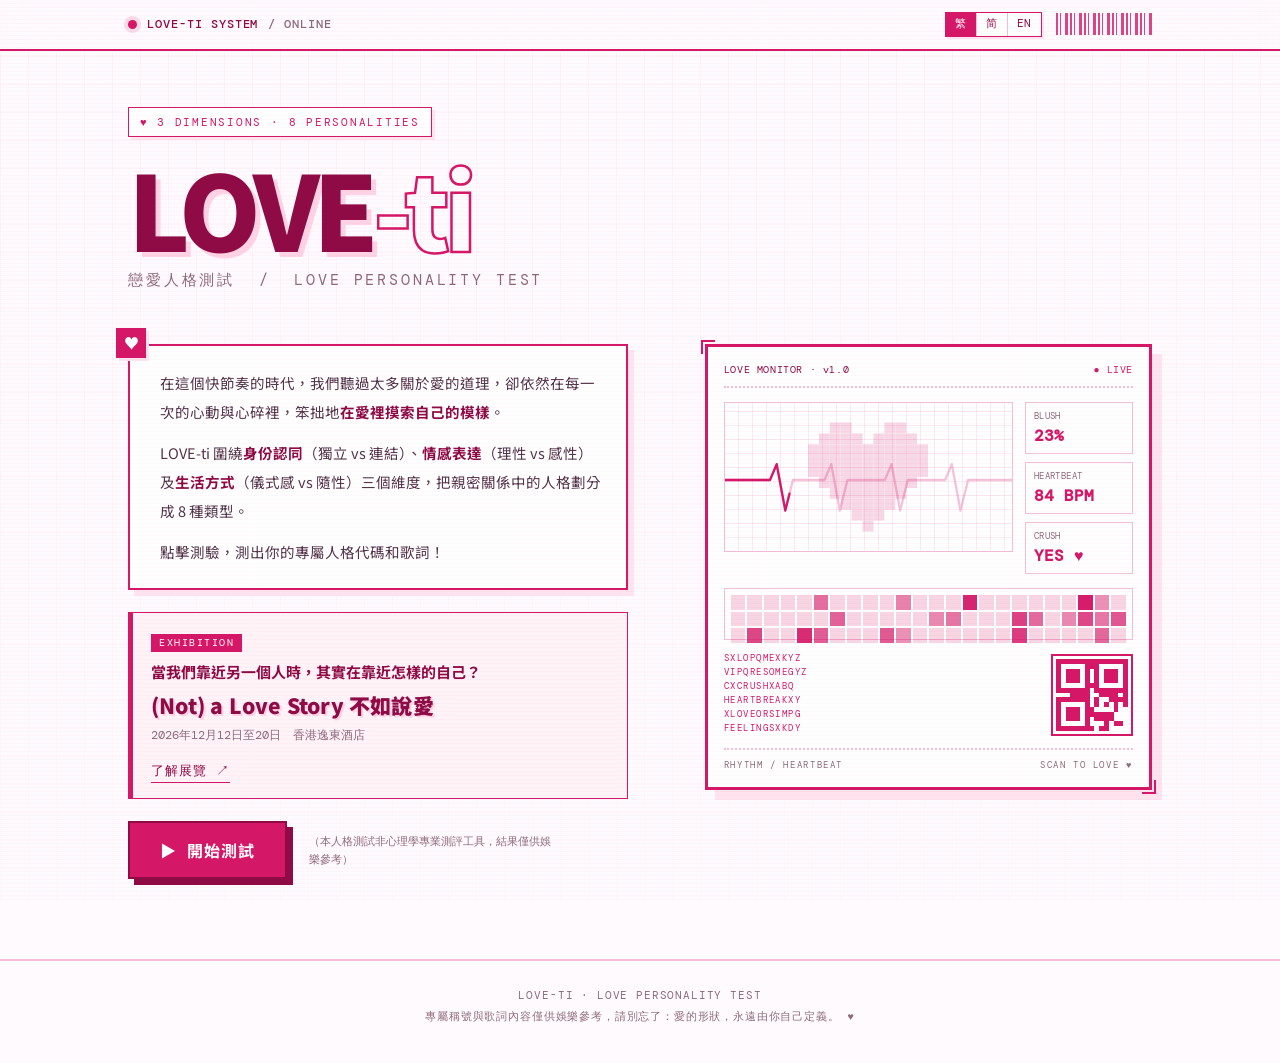
<file: LOVE-ti/index.html>
<!DOCTYPE html>
<html lang="zh-Hant">
<head>
<meta charset="UTF-8">
<meta name="viewport" content="width=device-width, initial-scale=1.0">
<title>LOVE-ti 戀愛人格測試 | Love Personality Test</title>
<meta name="description" content="LOVE-ti 戀愛人格測試：3 個維度、8 種戀愛人格，測出你的專屬戀愛人格和歌詞。">
<link rel="preconnect" href="https://fonts.googleapis.com">
<link rel="preconnect" href="https://fonts.gstatic.com" crossorigin>
<link href="https://fonts.googleapis.com/css2?family=DM+Mono:wght@400;500&family=Noto+Sans+TC:wght@400;500;700;900&family=Press+Start+2P&display=swap" rel="stylesheet">
<style>
:root{
  --pink:#d41767;
  --pink-deep:#8e0b45;
  --pink-mid:#e94d8c;
  --pink-soft:#ffe4ef;
  --pink-pale:#fff3f8;
  --ink:#311423;
  --muted:#8c6a7b;
  --paper:#fffafd;
  --line:#f2bfd7;
  --mono:'DM Mono',ui-monospace,monospace;
  --pixel:'Press Start 2P',var(--mono);
  --sans:'Noto Sans TC','PingFang TC','Microsoft JhengHei',sans-serif;
}
*{box-sizing:border-box}
html{scroll-behavior:smooth}
body{margin:0;background:var(--paper);color:var(--ink);font-family:var(--sans);-webkit-font-smoothing:antialiased;overflow-x:hidden}
body::before{content:"";position:fixed;inset:0;z-index:0;pointer-events:none;
  background-image:
    linear-gradient(rgba(212,23,103,.045) 1px,transparent 1px),
    linear-gradient(90deg,rgba(212,23,103,.045) 1px,transparent 1px);
  background-size:28px 28px;
  mask-image:linear-gradient(to bottom,rgba(0,0,0,.9),rgba(0,0,0,.25));
}
.scanlines{position:fixed;inset:0;z-index:90;pointer-events:none;background:repeating-linear-gradient(to bottom,transparent 0 3px,rgba(212,23,103,.028) 3px 4px)}
.wrap{position:relative;z-index:1;max-width:1080px;margin:0 auto;padding:0 28px}
.mono{font-family:var(--mono)}
.pixel{font-family:var(--pixel)}

/* ---------- top bar ---------- */
.topbar{border-bottom:2px solid var(--pink);background:rgba(255,250,253,.86);backdrop-filter:blur(8px);position:sticky;top:0;z-index:60}
.topbar-in{max-width:1080px;margin:auto;padding:12px 28px;display:flex;align-items:center;justify-content:space-between;gap:16px}
.brand{display:flex;align-items:center;gap:10px;font-family:var(--mono);font-size:12px;letter-spacing:.08em;color:var(--pink-deep);font-weight:500}
.brand .dot{width:9px;height:9px;background:var(--pink);border-radius:50%;box-shadow:0 0 0 4px rgba(212,23,103,.14);animation:blink 1.6s steps(2) infinite}
.barcode{height:22px;width:96px;background:repeating-linear-gradient(90deg,var(--pink) 0 2px,transparent 2px 4px,var(--pink) 4px 5px,transparent 5px 9px,var(--pink) 9px 12px,transparent 12px 14px);opacity:.8}
.top-right{display:flex;align-items:center;gap:14px}
.lang-switch{display:flex;border:1.5px solid var(--pink);background:#fff;box-shadow:2px 2px 0 var(--pink-soft)}
.lang-btn{border:0;background:transparent;color:var(--pink-deep);font-family:var(--mono);font-size:10.5px;letter-spacing:.06em;padding:6px 9px;cursor:pointer;line-height:1;transition:background .16s,color .16s}
.lang-btn+button{border-left:1px solid var(--line)}
.lang-btn:hover{background:var(--pink-pale)}
.lang-btn.active{background:var(--pink);color:#fff;font-weight:500}
@keyframes blink{50%{opacity:.25}}

/* ---------- screens ---------- */
.screen{display:none;animation:fadeUp .55s cubic-bezier(.2,.8,.2,1)}
.screen.active{display:block}
@keyframes fadeUp{from{opacity:0;transform:translateY(18px)}to{opacity:1;transform:none}}

/* ---------- hero ---------- */
.hero-head{padding:56px 0 24px}
.hero{display:grid;grid-template-columns:1.08fr .92fr;gap:52px;align-items:start;padding:0 0 80px}
.eyebrow{display:inline-flex;align-items:center;gap:8px;font-family:var(--mono);font-size:11px;letter-spacing:.16em;color:var(--pink);border:1.5px solid var(--pink);padding:7px 11px;background:#fff;box-shadow:3px 3px 0 var(--pink-soft)}
.title{margin:22px 0 4px;font-size:clamp(60px,8.6vw,104px);line-height:.92;font-weight:900;letter-spacing:-.06em;color:var(--pink-deep);text-shadow:5px 5px 0 #ffd3e5}
.title span{color:transparent;-webkit-text-stroke:2.5px var(--pink);text-shadow:none}
.subtitle{font-family:var(--mono);font-size:clamp(12px,1.5vw,15px);letter-spacing:.19em;color:var(--muted);margin:16px 0 30px;text-transform:uppercase}
.intro{position:relative;background:#fff;border:2px solid var(--pink);box-shadow:6px 6px 0 var(--pink-soft);padding:22px 24px 22px 30px;font-size:14.5px;line-height:2;color:#523349;max-width:500px}
.intro::before{content:"♥";position:absolute;left:-14px;top:-18px;background:var(--pink);color:#fff;width:30px;height:30px;display:grid;place-items:center;font-size:15px;box-shadow:3px 3px 0 var(--pink-soft)}
.intro b{color:var(--pink-deep)}
.intro p{margin:0 0 12px}
.intro p:last-child{margin:0}
.btn{display:inline-flex;align-items:center;justify-content:center;gap:10px;cursor:pointer;border:2px solid var(--pink-deep);background:var(--pink);color:#fff;font-family:var(--sans);font-weight:700;font-size:16px;letter-spacing:.06em;padding:15px 30px;box-shadow:6px 6px 0 var(--pink-deep);transition:transform .16s,box-shadow .16s,background .16s;user-select:none}
.btn:hover{transform:translate(3px,3px);box-shadow:3px 3px 0 var(--pink-deep);background:var(--pink-mid)}
.btn:active{transform:translate(6px,6px);box-shadow:0 0 0 var(--pink-deep)}
.btn.ghost{background:#fff;color:var(--pink-deep);box-shadow:4px 4px 0 var(--pink-soft)}
.btn.small{padding:11px 18px;font-size:13px;box-shadow:4px 4px 0 var(--pink-deep)}
.hero-actions{display:flex;align-items:center;gap:22px;flex-wrap:wrap;margin-top:0}
.note{font-family:var(--mono);font-size:11px;color:var(--muted);line-height:1.7;max-width:250px}

/* ---------- exhibition ---------- */
.exhibit{position:relative;background:var(--pink-pale);border:1.5px solid var(--pink);border-left:5px solid var(--pink);padding:14px 18px 15px;max-width:500px;margin:22px 0}
.exhibit .ex-tag{display:inline-block;background:var(--pink);color:#fff;font-family:var(--mono);font-size:9.5px;letter-spacing:.16em;padding:3px 8px;margin-bottom:7px}
.exhibit .ex-slogan{font-size:15px;font-weight:700;line-height:1.7;color:var(--pink-deep);margin:0 0 6px}
.exhibit .ex-title{font-weight:900;font-size:21px;color:var(--pink-deep);line-height:1.4;text-shadow:2px 2px 0 #ffd3e5;letter-spacing:.01em}
.exhibit .ex-meta{font-family:var(--mono);font-size:12px;color:var(--muted);margin:5px 0 11px;line-height:1.7}
.ex-link{display:inline-block;font-family:var(--mono);font-size:12.5px;letter-spacing:.08em;color:var(--pink-deep);text-decoration:none;border-bottom:1.5px solid var(--pink);padding-bottom:2px}
.ex-link:hover{color:var(--pink);border-bottom-style:dashed}
.result-ex{max-width:none;margin:0 0 26px}
.result-ex .ex-slogan{font-size:16px}
.result-ex .ex-title{font-size:23px}
.result-ex .ex-meta{font-size:13px}

/* ---------- jelly bounce on click ---------- */
.jelly{animation:jelly .56s cubic-bezier(.2,.8,.2,1)}
@keyframes jelly{
  0%{transform:scale(1,1)}
  22%{transform:scale(1.13,.87)}
  42%{transform:scale(.9,1.12)}
  62%{transform:scale(1.06,.94)}
  80%{transform:scale(.97,1.03)}
  100%{transform:scale(1,1)}
}

/* ---------- monitor ---------- */
.monitor{background:#fff;border:3px solid var(--pink);box-shadow:10px 10px 0 var(--pink-soft);padding:16px;position:relative}
.monitor::before,.monitor::after{content:"";position:absolute;width:12px;height:12px;border:2px solid var(--pink)}
.monitor::before{top:-7px;left:-7px;border-right:0;border-bottom:0}
.monitor::after{bottom:-7px;right:-7px;border-left:0;border-top:0}
.m-head{display:flex;justify-content:space-between;align-items:center;font-family:var(--mono);font-size:10px;color:var(--pink-deep);border-bottom:2px dotted var(--line);padding-bottom:10px;letter-spacing:.06em}
.m-head .live{color:var(--pink);animation:blink 1.2s steps(2) infinite}
.m-mid{display:grid;grid-template-columns:1fr 108px;gap:12px;margin:14px 0}
.m-wave{border:1.5px solid var(--line);background:repeating-linear-gradient(90deg,transparent 0 13px,rgba(212,23,103,.09) 13px 14px),repeating-linear-gradient(0deg,transparent 0 13px,rgba(212,23,103,.09) 13px 14px);height:150px;position:relative;overflow:hidden;display:grid;place-items:center}
.m-wave svg{width:100%;height:100%}
.ecg-base{fill:none;stroke:var(--pink);stroke-width:2.4;stroke-linecap:round;stroke-linejoin:round;opacity:.25}
.ecg{fill:none;stroke:var(--pink);stroke-width:2.4;stroke-linecap:round;stroke-linejoin:round}
.m-stats{display:flex;flex-direction:column;gap:8px}
.stat{border:1.5px solid var(--line);padding:7px 8px;font-family:var(--mono);font-size:9px;color:var(--muted);letter-spacing:.04em}
.stat b{display:block;font-size:16px;color:var(--pink);letter-spacing:0;margin-top:3px}
.m-pixels{height:52px;margin-bottom:12px;border:1.5px solid var(--line);display:grid;grid-template-columns:repeat(24,1fr);gap:2px;padding:6px;align-items:center}
.m-pixels i{aspect-ratio:1;background:var(--pink);opacity:.18}
.m-pixels i.on{opacity:1}
.m-bottom{display:grid;grid-template-columns:1fr 82px;gap:12px;align-items:end}
.m-lines{font-family:var(--mono);font-size:9px;line-height:1.55;letter-spacing:.16em;color:var(--pink);word-break:break-all}
.m-lines span{display:block;white-space:nowrap}
.qr{width:82px;height:82px;border:2px solid var(--pink);padding:3px;background:#fff}
.qr svg{width:100%;height:100%;display:block}
.m-foot{margin-top:12px;font-family:var(--mono);font-size:9px;letter-spacing:.18em;color:var(--muted);display:flex;justify-content:space-between;border-top:2px dotted var(--line);padding-top:9px}

/* ---------- quiz ---------- */
.quiz-head{display:flex;align-items:flex-end;justify-content:space-between;gap:20px;margin:52px 0 18px}
.quiz-head h2{font-size:26px;margin:0;font-weight:900;letter-spacing:-.02em}
.counter{font-family:var(--mono);font-size:13px;color:var(--pink-deep);letter-spacing:.1em}
.counter em{font-style:normal;color:var(--pink);font-size:22px}
.progress{height:12px;border:2px solid var(--pink);background:#fff;box-shadow:4px 4px 0 var(--pink-soft);overflow:hidden}
.progress div{height:100%;background:repeating-linear-gradient(90deg,var(--pink) 0 12px,var(--pink-mid) 12px 16px);width:10%;transition:width .4s cubic-bezier(.2,.8,.2,1)}
.q-card{background:#fff;border:2px solid var(--pink);box-shadow:8px 8px 0 var(--pink-soft);padding:34px 36px;margin-top:26px}
.q-index{font-family:var(--pixel);font-size:11px;color:var(--pink);letter-spacing:.04em}
.q-title{font-size:clamp(19px,2.6vw,25px);font-weight:900;line-height:1.6;margin:14px 0 26px;letter-spacing:-.01em}
.options{display:grid;grid-template-columns:1fr 1fr;gap:14px}
.opt{position:relative;text-align:left;cursor:pointer;border:2px solid var(--line);background:var(--pink-pale);padding:18px 18px 18px 56px;font-family:var(--sans);font-size:14.5px;line-height:1.75;color:var(--ink);min-height:88px;transition:transform .16s,border-color .16s,box-shadow .16s,background .16s}
.opt:hover{transform:translate(-3px,-3px);border-color:var(--pink);box-shadow:5px 5px 0 var(--pink);background:#fff}
.opt .key{position:absolute;left:14px;top:16px;width:28px;height:28px;display:grid;place-items:center;background:var(--pink);color:#fff;font-family:var(--mono);font-size:13px;font-weight:500}
.opt:hover .key{background:var(--pink-deep)}
.opt.picked{border-color:var(--pink);background:#fff;box-shadow:5px 5px 0 var(--pink)}
.quiz-foot{display:flex;justify-content:space-between;align-items:center;margin-top:22px;min-height:44px}
.back{border:0;background:transparent;color:var(--muted);font-family:var(--mono);font-size:12px;cursor:pointer;padding:8px 0;border-bottom:1px solid var(--line)}
.back:hover{color:var(--pink)}
.hint{font-family:var(--mono);font-size:11px;color:var(--muted);letter-spacing:.04em}

/* final question */
.final-note{background:var(--pink-soft);border-left:4px solid var(--pink);padding:12px 16px;font-size:13px;line-height:1.8;color:var(--pink-deep);margin:-10px 0 22px}
.mascot-grid{display:grid;grid-template-columns:repeat(4,1fr);gap:12px}
.mascot-opt{cursor:pointer;border:2px solid var(--line);background:#fff;padding:10px 8px 12px;text-align:center;transition:transform .16s,box-shadow .16s,border-color .16s}
.mascot-opt:hover{transform:translate(-3px,-3px);border-color:var(--pink);box-shadow:5px 5px 0 var(--pink)}
.mascot-opt img{width:100%;height:96px;object-fit:contain;display:block}
.mascot-opt b{display:block;font-family:var(--mono);font-size:15px;color:var(--pink-deep);margin-top:4px;letter-spacing:.06em}
.mascot-opt small{font-size:11px;color:var(--muted)}

/* ---------- result ---------- */
.result-top{text-align:center;padding:58px 0 8px}
.result-top .eyebrow{margin-bottom:14px}
.result-top h2{font-size:clamp(28px,4.5vw,44px);font-weight:900;margin:0;color:var(--pink-deep);letter-spacing:-.03em}
.result-top p{font-family:var(--mono);font-size:12px;letter-spacing:.16em;color:var(--muted)}
.result-card{display:flex;flex-direction:column;background:#fff;border:3px solid var(--pink);box-shadow:10px 10px 0 var(--pink-soft);margin:34px 0 26px}
.result-avatar{background:var(--pink-pale);border-bottom:2px solid var(--pink);display:flex;flex-direction:column;align-items:center;justify-content:center;padding:26px;position:relative}
.result-avatar::before{content:"";position:absolute;inset:14px;border:1.5px dashed var(--line);pointer-events:none}
.result-avatar img{width:100%;max-width:270px;height:auto;max-height:270px;object-fit:contain;animation:float 4s ease-in-out infinite}
@keyframes float{50%{transform:translateY(-9px) rotate(-2deg)}}
.result-body{padding:26px 34px 30px}
.traits-line{font-family:var(--mono);font-size:12px;letter-spacing:.16em;color:var(--pink);margin-bottom:8px}
.type-name{font-size:clamp(25px,3.4vw,34px);font-weight:900;margin:0 0 18px;letter-spacing:-.02em}
.type-desc{font-size:14.5px;line-height:2;color:#523349;margin:0}
.lyric{margin-bottom:22px;background:var(--pink-pale);border-left:4px solid var(--pink);padding:18px 22px}
.lyric .ly-text{font-size:16px;line-height:1.9;font-weight:700;color:var(--pink-deep);white-space:pre-line}
.lyric .ly-credit{font-family:var(--mono);font-size:10.5px;color:var(--muted);margin-top:10px;line-height:1.7}
.analysis-grid{display:grid;grid-template-columns:1fr 1fr;gap:20px;margin-bottom:26px}
.panel{background:#fff;border:2px solid var(--pink);box-shadow:5px 5px 0 var(--pink-soft);padding:22px}
.panel h3{font-family:var(--mono);font-size:11px;letter-spacing:.16em;color:var(--pink);margin:0 0 4px;font-weight:500}
.panel .panel-sub{font-size:12px;color:var(--muted);margin-bottom:14px}
.sliders{display:flex;flex-direction:column;gap:30px;padding:8px 2px 4px}
.slider-row{text-align:center}
.slider-dim{font-family:var(--mono);font-size:13px;font-weight:700;letter-spacing:.18em;color:var(--pink-deep);margin-bottom:10px}
.slider-bar{position:relative;height:40px;border:1px solid var(--line);border-radius:24px;overflow:hidden;background:#f5f3f5}
.slider-fill{position:absolute;top:0;bottom:0;border-radius:24px}
.pct-badge{position:absolute;top:50%;transform:translateY(-50%);z-index:2;width:36px;height:36px;border-radius:50%;background:#fff;border:2px solid rgba(212,23,103,.28);display:grid;place-items:center;font-family:var(--mono);font-size:12px;font-weight:500;color:var(--pink-deep);box-shadow:0 2px 5px rgba(142,11,69,.12)}
.pct-badge.bl{left:1px}
.pct-badge.br{right:1px}
.side-label{position:absolute;top:50%;transform:translateY(-50%);z-index:2;font-family:var(--mono);font-size:12px;font-weight:700;letter-spacing:.04em;white-space:nowrap;color:var(--muted);background:rgba(255,255,255,.92);padding:2px 4px;border-radius:4px}
.side-label.ll{left:40px}
.side-label.rl{right:40px;text-align:right}
.side-label.on-fill{color:#fff;background:transparent;padding:0}
@media(max-width:560px){
  .slider-bar{height:38px}
  .pct-badge{width:34px;height:34px;font-size:11px}
  .side-label{font-size:11px}
  .side-label.ll{left:40px}
  .side-label.rl{right:40px}
}
.match-list{display:flex;flex-direction:column;gap:22px}
.match{display:flex;gap:22px;align-items:flex-start;border-bottom:1px dashed var(--line);padding-bottom:22px}
.match:last-child{border-bottom:0;padding-bottom:0}
.match img{width:150px;height:150px;object-fit:contain;flex:none;background:var(--pink-pale);border:1.5px solid var(--line)}
.match .m-code{font-family:var(--mono);font-size:15px;font-weight:500;color:var(--pink-deep)}
.match .m-tag{font-family:var(--mono);font-size:11px;letter-spacing:.08em;padding:4px 8px;margin-left:8px;vertical-align:middle}
.match .m-tag.good{background:#ffe6f0;color:var(--pink)}
.match .m-tag.bad{background:#3d1730;color:#ffd0e3}
.match .m-name{font-size:22px;font-weight:900;margin:8px 0 8px}
.match .m-why{font-size:15px;line-height:1.9;color:var(--muted)}
.actions{display:flex;gap:16px;justify-content:center;flex-wrap:wrap;margin:34px 0 70px}

/* ---------- footer / toast ---------- */
.footer{border-top:2px solid var(--line);padding:24px 0 36px;text-align:center;font-family:var(--mono);font-size:10.5px;letter-spacing:.08em;color:var(--muted);line-height:2}
.toast{position:fixed;left:50%;bottom:32px;transform:translate(-50%,20px);background:var(--ink);color:#fff;font-family:var(--mono);font-size:12px;padding:12px 22px;opacity:0;pointer-events:none;transition:.3s;z-index:120;box-shadow:4px 4px 0 var(--pink)}
.toast.show{opacity:1;transform:translate(-50%,0)}
.loading{display:flex;flex-direction:column;align-items:center;justify-content:center;min-height:60vh;gap:18px}
.loading .ld-heart{font-size:56px;animation:pulse 1s ease-in-out infinite}
@keyframes pulse{50%{transform:scale(1.18)}}
.loading p{font-family:var(--mono);font-size:12px;letter-spacing:.2em;color:var(--pink)}

@media(max-width:860px){
  .hero-head{padding:44px 0 24px}
  .hero{grid-template-columns:1fr;gap:32px;padding:0 0 60px}
  .monitor{max-width:460px}
  .result-card{grid-template-columns:1fr}
  .result-avatar{border-right:0;border-bottom:2px solid var(--pink);min-height:280px}
  .analysis-grid{grid-template-columns:1fr}
}
@media(max-width:560px){
  .wrap{padding:0 18px}
  .topbar-in{padding:10px 18px}
  .barcode{width:56px}
  .options{grid-template-columns:1fr}
  .mascot-grid{grid-template-columns:repeat(2,1fr)}
  .q-card{padding:24px 20px}
  .result-body{padding:24px 20px}
  .title{text-shadow:4px 4px 0 #ffd3e5}
  .match img{width:110px;height:110px}
  .match .m-name{font-size:19px}
  .match .m-why{font-size:13.5px}
}
</style>
</head>
<body>
<div class="scanlines"></div>

<header class="topbar">
  <div class="topbar-in">
    <div class="brand"><span class="dot"></span>LOVE-TI SYSTEM <span style="color:var(--muted)">/ ONLINE</span></div>
    <div class="top-right">
      <div class="lang-switch" id="langSwitch" role="group" aria-label="language"></div>
      <div class="barcode" aria-hidden="true"></div>
    </div>
  </div>
</header>

<main class="wrap">

  <!-- ============ HERO ============ -->
  <section id="hero" class="screen active">
    <div class="hero-head">
      <span class="eyebrow" data-text="eyebrow"></span>
      <h1 class="title">LOVE<span>-ti</span></h1>
      <div class="subtitle" data-html="subtitle"></div>
    </div>
    <div class="hero">
      <div>
        <div class="intro" data-html="introHTML"></div>
        <div class="exhibit">
          <span class="ex-tag">EXHIBITION</span>
          <div class="ex-slogan" data-text="exhibitionSlogan"></div>
          <div class="ex-title" data-text="exhibitionTitle"></div>
          <div class="ex-meta" data-text="exhibitionShare"></div>
          <a class="ex-link" data-exhibition-link target="_blank" rel="noopener" data-text="exhibitionBtn"></a>
        </div>
        <div class="hero-actions">
          <button class="btn" onclick="startQuiz()" data-html="startBtn"></button>
          <div class="note" data-text="disclaimer"></div>
        </div>
      </div>

      <div class="monitor">
        <div class="m-head"><span>LOVE MONITOR · v1.0</span><span class="live">● LIVE</span></div>
        <div class="m-mid">
          <div class="m-wave">
            <svg viewBox="0 0 300 150" preserveAspectRatio="none">
              <path class="ecg-base" d="M0 78 H38 l9 0 l7 -16 l9 47 l8 -31 l8 0 H96 l8 0 l7 -16 l9 47 l8 -31 l8 0 H158 l9 0 l7 -16 l9 47 l8 -31 l8 0 H222 l8 0 l7 -16 l9 47 l8 -31 l8 0 H300"/>
              <path class="ecg" d="M0 78 H38 l9 0 l7 -16 l9 47 l8 -31 l8 0 H96 l8 0 l7 -16 l9 47 l8 -31 l8 0 H158 l9 0 l7 -16 l9 47 l8 -31 l8 0 H222 l8 0 l7 -16 l9 47 l8 -31 l8 0 H300"/>
            </svg>
            <div id="pixelHeart" style="position:absolute;display:grid;place-items:center;opacity:.16"></div>
          </div>
          <div class="m-stats">
            <div class="stat">BLUSH<b>23%</b></div>
            <div class="stat">HEARTBEAT<b id="bpm">88 BPM</b></div>
            <div class="stat">CRUSH<b id="crush">YES ♥</b></div>
          </div>
        </div>
        <div class="m-pixels" id="pixelRow"></div>
        <div class="m-bottom">
          <div class="m-lines">
            <span>SXLOPQMEXKYZ</span><span>VIPQRESOMEGYZ</span>
            <span>CXCRUSHXABQ</span><span>HEARTBREAKXY</span>
            <span>XLOVEORSIMPG</span><span>FEELINGSXKDY</span>
          </div>
          <div class="qr" id="fakeQr"></div>
        </div>
        <div class="m-foot"><span>RHYTHM / HEARTBEAT</span><span>SCAN TO LOVE ♥</span></div>
      </div>
    </div>
  </section>

  <!-- ============ QUIZ ============ -->
  <section id="quiz" class="screen">
    <div class="quiz-head">
      <h2><span data-text="quizTitle"></span> <span style="color:var(--pink);font-family:var(--mono);font-size:14px">/ QUIZ</span></h2>
      <div class="counter" id="counterWrap">Q <em>01</em> / 12</div>
    </div>
    <div class="progress"><div id="progressBar"></div></div>
    <div class="q-card" id="qCard"></div>
    <div class="quiz-foot">
      <button class="back" id="backBtn" onclick="goBack()" style="visibility:hidden" data-text="backBtn"></button>
      <span class="hint" data-text="quizHint"></span>
    </div>
  </section>

  <!-- ============ LOADING ============ -->
  <section id="loadingScreen" class="screen">
    <div class="loading">
      <div class="ld-heart">♥</div>
      <p id="loadingText" data-text="loadingText"></p>
      <div class="progress" style="width:min(100%,420px)"><div id="loadBar" style="width:5%"></div></div>
    </div>
  </section>

  <!-- ============ RESULT ============ -->
  <section id="result" class="screen">
    <div id="resultContent"></div>
  </section>

</main>

<footer class="footer" data-html="footerHTML"></footer>

<div class="toast" id="toast"></div>

<script src="content.js"></script>
<script>
/* =========================================================
   DATA  —— 所有可修改文字集中在 content.js
   ========================================================= */
const IMAGE = code => `assets/mascots/${code}.png`;
const C = window.LOVE_TI_CONTENT;
let LANG = localStorage.getItem('loveti-lang') || C.defaultLang;
if(!C.langs[LANG]) LANG = C.defaultLang;
let DATA = C.langs[LANG];
let QUESTIONS = DATA.questions;
let BONUS = DATA.bonus;
let TYPES = DATA.types;
let UI = DATA.ui;
let TRAIT = DATA.TRAIT;
const DIMS = [['D','L'],['P','C'],['R','S']];
let currentCode = 'DPR';

// 把 content.js 的文字填入頁面
function fillTexts(root){
  const scope = root || document;
  scope.querySelectorAll('[data-text]').forEach(el=>{ el.textContent = UI[el.dataset.text] ?? ''; });
  scope.querySelectorAll('[data-html]').forEach(el=>{ el.innerHTML = UI[el.dataset.html] ?? ''; });
  scope.querySelectorAll('[data-exhibition-link]').forEach(el=>{ el.href = UI.exhibitionUrl; });
}
fillTexts();

/* ---------- 語言切換 ---------- */
function buildLangSwitch(){
  const box=document.getElementById('langSwitch');
  box.innerHTML = C.order.map(code=>`<button type="button" class="lang-btn${code===LANG?' active':''}" data-lang="${code}">${C.langs[code].short}</button>`).join('');
  box.querySelectorAll('button').forEach(btn=>btn.addEventListener('click',()=>setLanguage(btn.dataset.lang)));
}
function setLanguage(code){
  if(!C.langs[code] || code===LANG) return;
  LANG = code; DATA = C.langs[code];
  QUESTIONS = DATA.questions; BONUS = DATA.bonus; TYPES = DATA.types; UI = DATA.ui; TRAIT = DATA.TRAIT;
  localStorage.setItem('loveti-lang', LANG);
  document.documentElement.lang = LANG==='zh-Hans' ? 'zh-CN' : (LANG==='en' ? 'en' : 'zh-Hant');
  document.querySelectorAll('.lang-btn').forEach(b=>b.classList.toggle('active', b.dataset.lang===LANG));
  fillTexts();
  const active = document.querySelector('.screen.active');
  if(active && active.id==='quiz'){ phase==='bonus' ? renderBonus() : renderQuestion(); }
  if(active && active.id==='result') renderResult(currentCode);
  if(active && active.id==='loadingScreen') document.getElementById('loadingText').textContent = UI.loadingText;
  if(UI.toastLang) toast(UI.toastLang);
}
document.documentElement.lang = LANG==='zh-Hans' ? 'zh-CN' : (LANG==='en' ? 'en' : 'zh-Hant');
buildLangSwitch();

// 果凍彈跳：點擊選項或人格圖時彈一下
function jelly(el){
  if(!el) return;
  el.classList.remove('jelly'); void el.offsetWidth; el.classList.add('jelly');
  setTimeout(()=>el.classList.remove('jelly'), 600);
}
document.addEventListener('click',e=>{
  const el=e.target.closest('.result-avatar img, .match img');
  if(el) jelly(el);
});

/* =========================================================
   STATE
   ========================================================= */
let answers = [];        // 12 題主問題的答案
let current = 0;
let scores = {};
let bonusQueue = [];     // 需要進行額外問題的維度索引
let bonusAnswers = [];
let bonusPos = 0;
let phase = 'main';

function freshScores(){ return {D:0,L:0,P:0,C:0,R:0,S:0,F:0}; }

function tally(){
  scores = freshScores();
  answers.forEach((choice,i)=>{
    (QUESTIONS[i]?.options[choice]?.s || []).forEach(k => scores[k]++);
  });
  bonusAnswers.forEach(({bi,ci})=>{
    (BONUS[bi]?.options[ci]?.s || []).forEach(k => scores[k]++);
  });
}

// 只計算主問題，用來判斷哪些維度同分
function mainScores(){
  const s = freshScores();
  answers.forEach((choice,i)=>{
    (QUESTIONS[i]?.options[choice]?.s || []).forEach(k => s[k]++);
  });
  return s;
}

/* =========================================================
   SCREENS
   ========================================================= */
function show(id){
  document.querySelectorAll('.screen').forEach(s => s.classList.remove('active'));
  document.getElementById(id).classList.add('active');
  window.scrollTo({top:0,behavior:'instant'});
}
function startQuiz(){
  answers=[]; current=0; bonusQueue=[]; bonusAnswers=[]; bonusPos=0; phase='main';
  tally(); renderQuestion(); show('quiz');
}

function setProgress(n, label){
  document.getElementById('counterWrap').innerHTML = label;
  document.getElementById('progressBar').style.width = n+'%';
  document.getElementById('backBtn').style.visibility = (phase==='bonus' || current>0) ? 'visible':'hidden';
}

function renderQuestion(){
  setProgress((current+1)/QUESTIONS.length*100, `Q <em>${String(current+1).padStart(2,'0')}</em> / ${String(QUESTIONS.length).padStart(2,'0')}`);
  const item = QUESTIONS[current];
  document.getElementById('qCard').innerHTML = `
    <div class="q-index">QUESTION ${String(current+1).padStart(2,'0')}</div>
    <div class="q-title">${item.q}</div>
    <div class="options">
      ${item.options.map((o,i)=>`<button class="opt" onclick="choose(${i})"><span class="key">${'ABCD'[i]}</span>${o.t}</button>`).join('')}
    </div>`;
}

function renderBonus(){
  const bi = bonusQueue[bonusPos];
  const item = BONUS[bi];
  setProgress(100, `EX <em>${String(bonusPos+1).padStart(2,'0')}</em> / ${String(bonusQueue.length).padStart(2,'0')}`);
  document.getElementById('qCard').innerHTML = `
    <div class="q-index">${UI.extraLabel}</div>
    <div class="q-title">${item.q}</div>
    <div class="options">
      ${item.options.map((o,i)=>`<button class="opt" onclick="chooseBonus(${i})"><span class="key">${'AB'[i]}</span>${o.t}</button>`).join('')}
    </div>`;
}

function choose(i){
  answers[current] = i;
  tally();
  if(current < QUESTIONS.length-1){ current++; renderQuestion(); }
  else afterMain();
}

function afterMain(){
  const s = mainScores();
  bonusQueue = DIMS.map((pair,idx)=> s[pair[0]]===s[pair[1]] ? idx : null).filter(v=>v!==null);
  bonusAnswers=[]; bonusPos=0;
  if(bonusQueue.length===0) finish();
  else { phase='bonus'; renderBonus(); }
}

function chooseBonus(i){
  bonusAnswers.length = bonusPos;
  bonusAnswers.push({bi:bonusQueue[bonusPos], ci:i});
  bonusPos++;
  tally();
  if(bonusPos < bonusQueue.length) renderBonus();
  else finish();
}

function goBack(){
  if(phase==='bonus'){
    if(bonusPos>0){ bonusPos--; bonusAnswers.length=bonusPos; renderBonus(); }
    else { phase='main'; current=QUESTIONS.length-1; renderQuestion(); }
  } else if(current>0){
    current--; answers.length=current; tally(); renderQuestion();
  }
}

function finish(){
  phase='done';
  show('loadingScreen');
  let p=5; const bar=document.getElementById('loadBar');
  const timer=setInterval(()=>{
    p += 12+Math.random()*16;
    bar.style.width = Math.min(100,p)+'%';
    if(p>=100){
      clearInterval(timer);
      setTimeout(()=>renderResult(computeResult()), 420);
    }
  },230);
}

/* =========================================================
   RESULT
   ========================================================= */
function computeResult(){
  tally();
  // 彩蛋：四個「分手選項」全部選中才解鎖
  if(scores.F >= 4) return 'DPR-F';
  let code = '';
  DIMS.forEach(pair=>{
    code += scores[pair[0]] >= scores[pair[1]] ? pair[0] : pair[1];
  });
  return code;
}

function slidersHTML(){
  const colors = ['#d41767','#e94d8c','#8e0b45'];
  return UI.profileDims.map((d,idx)=>{
    const a = scores[d.left], b = scores[d.right], total = a+b;
    const win = a>=b ? d.left : d.right;
    const pct = total===0 ? 50 : Math.round(Math.max(a,b)/total*100);
    const leftDominant = win===d.left;
    const leftPct = leftDominant ? pct : 100-pct;
    const rightPct = 100-leftPct;
    const leftOnFill = (leftDominant && pct>=15) || (!leftDominant && pct>=95);
    const rightOnFill = (!leftDominant && pct>=15) || (leftDominant && pct>=95);
    const fillStyle = leftDominant
      ? `left:0;width:${pct}%;background:${colors[idx]}`
      : `right:0;width:${pct}%;background:${colors[idx]}`;
    return `<div class="slider-row">
      <div class="slider-dim">${d.name}</div>
      <div class="slider-bar">
        <div class="slider-fill" style="${fillStyle}"></div>
        <span class="pct-badge bl">${leftPct}%</span>
        <span class="side-label ll ${leftOnFill?'on-fill':''}">${TRAIT[d.left]}</span>
        <span class="side-label rl ${rightOnFill?'on-fill':''}">${TRAIT[d.right]}</span>
        <span class="pct-badge br">${rightPct}%</span>
      </div>
    </div>`;
  }).join('');
}

function renderResult(code){
  currentCode = code;
  const t = TYPES[code];
  const spark = TYPES[t.spark], clash = TYPES[t.clash];
  const traits = [TRAIT[code[1]], TRAIT[code[0]], TRAIT[code[2]]].join(' · ');
  document.getElementById('resultContent').innerHTML = `
    <div class="result-top">
      <span class="eyebrow">${UI.resultEyebrow}</span>
      <h2>${UI.resultTitle}</h2>
      <p>${UI.resultSub}</p>
    </div>

    <div class="result-card">
      <div class="result-avatar">
        <img src="${IMAGE(code)}" alt="${t.name}">
      </div>
      <div class="result-body">
        <div class="traits-line">（${traits}）</div>
        <div class="type-name">${t.name}</div>
        <div class="lyric">
          <div class="ly-text">${t.lyric}</div>
          <div class="ly-credit">〈${t.song}〉唱：${t.singer}　曲：${t.composer||''}　詞：${t.lyricist}</div>
        </div>
        <p class="type-desc">${t.desc}</p>
      </div>
    </div>

    <div class="analysis-grid">
      <div class="panel">
        <h3>${UI.profileTitle}</h3>
        <div class="panel-sub">${UI.profileSub}</div>
        <div class="sliders">${slidersHTML()}</div>
      </div>
      <div class="panel">
        <h3>${UI.compatTitle}</h3>
        <div class="panel-sub">${UI.compatSub}</div>
        <div class="match-list">
          <div class="match">
            <img src="${IMAGE(t.spark)}" alt="${spark.name}">
            <div>
              <div class="m-code"><span class="m-tag good">${UI.tagSpark}</span></div>
              <div class="m-name">${spark.name}</div><div class="m-why">${t.sparkWhy}</div>
            </div>
          </div>
          <div class="match">
            <img src="${IMAGE(t.clash)}" alt="${clash.name}">
            <div>
              <div class="m-code"><span class="m-tag bad">${UI.tagClash}</span></div>
              <div class="m-name">${clash.name}</div><div class="m-why">${t.clashWhy}</div>
            </div>
          </div>
        </div>
      </div>
    </div>

    <div class="exhibit result-ex">
      <span class="ex-tag">EXHIBITION</span>
      <div class="ex-slogan" data-text="exhibitionSlogan"></div>
      <div class="ex-title" data-text="exhibitionTitle"></div>
      <div class="ex-meta" data-text="exhibitionShare"></div>
      <a class="ex-link" data-exhibition-link target="_blank" rel="noopener" data-text="exhibitionBtn"></a>
    </div>

    <div class="actions">
      <button class="btn" onclick="shareImage()" data-html="shareImageBtn"></button>
      <button class="btn ghost small" onclick="startQuiz()" data-html="retryBtn"></button>
      <button class="btn ghost small" onclick="show('hero')" data-html="homeBtn"></button>
    </div>`;
  fillTexts(document.getElementById('resultContent'));
  show('result');
}

/* =========================================================
   EXTRAS
   ========================================================= */
function toast(msg){
  const el=document.getElementById('toast');
  el.textContent=msg; el.classList.add('show');
  clearTimeout(el._t); el._t=setTimeout(()=>el.classList.remove('show'),2400);
}
function shareCaption(code){
  const t=TYPES[code];
  return UI.shareCaption
    .replace('{name}',t.name)
    .replace('{lyric}',t.lyric.replace(/\n/g,' / '))
    .replace('{song}',t.song)
    .replace('{singer}',t.singer)
    .replace('{composer}',t.composer||'')
    .replace('{lyricist}',t.lyricist)
    .replace('{slogan}',UI.exhibitionSlogan)
    .replace('{exhibitionTitle}',UI.exhibitionTitle)
    .replace('{exhibitionDate}',UI.exhibitionDate)
    .replace('{exhibitionVenue}',UI.exhibitionVenue)
    .replace('{exhibitionLink}',UI.exhibitionLink)
    .replace('{url}',location.href);
}
function copyText(text){
  if(navigator.clipboard?.writeText) return navigator.clipboard.writeText(text);
  return new Promise((res,rej)=>{
    const ta=document.createElement('textarea');
    ta.value=text; ta.style.position='fixed'; ta.style.opacity='0';
    document.body.appendChild(ta); ta.select();
    try{ document.execCommand('copy'); res(); }catch(e){ rej(e); } finally{ ta.remove(); }
  });
}
function shareResult(){
  copyText(shareCaption(currentCode)).then(()=>toast(UI.toastCopy)).catch(()=>toast('複製失敗，請手動選取文字'));
}
function shareWhatsApp(){
  window.open('https://wa.me/?text='+encodeURIComponent(shareCaption(currentCode)),'_blank','noopener');
  toast(UI.toastWhatsApp);
}
function loadImage(src){
  return new Promise((resolve,reject)=>{
    const img=new Image();
    img.onload=()=>resolve(img);
    img.onerror=reject;
    img.src=src;
  });
}
async function buildShareCanvas(code){
  const t=TYPES[code];
  const canvas=document.createElement('canvas');
  canvas.width=1080; canvas.height=1350;
  const ctx=canvas.getContext('2d');
  ctx.fillStyle='#fffafd'; ctx.fillRect(0,0,1080,1350);
  ctx.strokeStyle='rgba(212,23,103,.06)'; ctx.lineWidth=1;
  for(let x=0;x<1080;x+=40){ctx.beginPath();ctx.moveTo(x,0);ctx.lineTo(x,1350);ctx.stroke();}
  for(let y=0;y<1350;y+=40){ctx.beginPath();ctx.moveTo(0,y);ctx.lineTo(1080,y);ctx.stroke();}
  ctx.strokeStyle='#d41767'; ctx.lineWidth=6; ctx.strokeRect(30,30,1020,1290);
  ctx.fillStyle='#8e0b45'; ctx.font='900 54px "Noto Sans TC",sans-serif'; ctx.fillText('LOVE-ti',72,118);
  ctx.fillStyle='#d41767'; ctx.font='500 22px "DM Mono",monospace'; ctx.fillText(UI.canvasTitle||'LOVE PERSONALITY TEST',74,154);
  let img=null; try{ img=await loadImage(IMAGE(code)); }catch(e){}
  if(img){
    const scale=Math.min(540/img.width,470/img.height);
    const w=img.width*scale, h=img.height*scale;
    ctx.drawImage(img,540-w/2,175+(470-h)/2,w,h);
  }
  ctx.textAlign='center';
  const traits=[TRAIT[code[1]],TRAIT[code[0]],TRAIT[code[2]]].join(' · ');
  ctx.fillStyle='#d41767'; ctx.font='500 26px "DM Mono",monospace'; ctx.fillText('（'+traits+'）',540,675);
  ctx.fillStyle='#311423'; ctx.font='900 66px "Noto Sans TC",sans-serif'; ctx.fillText(t.name,540,755);
  ctx.fillStyle='#ffe4ef'; ctx.fillRect(100,800,880,205);
  ctx.fillStyle='#d41767'; ctx.fillRect(100,800,8,205);
  ctx.fillStyle='#8e0b45'; ctx.font='700 36px "Noto Sans TC",sans-serif';
  t.lyric.split('\n').forEach((ln,i)=>ctx.fillText(ln,540,862+i*52));
  ctx.fillStyle='#8c6a7b'; ctx.font='22px "DM Mono",monospace';
  ctx.fillText('〈'+t.song+'〉唱：'+t.singer+'　曲：'+(t.composer||'')+'　詞：'+t.lyricist,540,985);
  ctx.fillStyle='#d41767'; ctx.font='500 24px "DM Mono",monospace';
  ctx.fillText(UI.canvasTestHint||'測測你的戀愛人格 →',540,1075);
  ctx.font='500 21px "DM Mono",monospace';
  ctx.fillText(location.href.length>58?location.href.slice(0,55)+'...':location.href,540,1112);
  // 展覽宣傳（長標語自動縮字，避免溢出）
  const fitFont=(text,maxW,start,min,style,family)=>{
    let size=start;
    ctx.font=`${style} ${size}px ${family}`;
    while(ctx.measureText(text).width>maxW && size>min){ size--; ctx.font=`${style} ${size}px ${family}`; }
    return size;
  };
  ctx.fillStyle='#fff'; ctx.fillRect(90,1138,900,132);
  ctx.strokeStyle='#d41767'; ctx.lineWidth=3; ctx.strokeRect(90,1138,900,132);
  fitFont(UI.exhibitionSlogan,850,23,15,'700','"Noto Sans TC",sans-serif');
  ctx.fillStyle='#8e0b45'; ctx.fillText(UI.exhibitionSlogan,540,1170);
  ctx.save();
  ctx.shadowColor='#ffd3e5'; ctx.shadowOffsetX=3; ctx.shadowOffsetY=3;
  fitFont(UI.exhibitionTitle,850,29,18,'900','"Noto Sans TC",sans-serif');
  ctx.fillStyle='#8e0b45'; ctx.fillText(UI.exhibitionTitle,540,1207);
  ctx.restore();
  fitFont(UI.exhibitionDate+'　'+UI.exhibitionVenue,850,19,13,'','"DM Mono",monospace');
  ctx.fillStyle='#8c6a7b'; ctx.fillText(UI.exhibitionDate+'　'+UI.exhibitionVenue,540,1242);
  ctx.fillStyle='#d41767'; ctx.font='500 19px "DM Mono",monospace';
  ctx.fillText(UI.canvasIgHint||'追蹤展覽 IG ↗',540,1292);
  ctx.fillStyle='#8c6a7b'; ctx.font='16px "DM Mono",monospace';
  ctx.fillText(UI.canvasDisclaimer||'LOVE-TI · 僅供娛樂參考',540,1312);
  ctx.textAlign='left';
  return canvas;
}
function canvasBlob(canvas){ return new Promise(res=>canvas.toBlob(res,'image/png')); }
async function downloadImage(){
  try{
    const canvas=await buildShareCanvas(currentCode);
    const a=document.createElement('a');
    a.download='LOVE-ti_'+TYPES[currentCode].name+'.png';
    a.href=canvas.toDataURL('image/png'); a.click();
    toast(UI.toastDownload);
  }catch(e){ toast('圖片生成失敗，請改用複製文字分享'); }
}
async function shareImage(){
  try{
    const canvas=await buildShareCanvas(currentCode);
    const blob=await canvasBlob(canvas);
    if(!blob) throw new Error('blob failed');
    const file=new File([blob],'LOVE-ti.png',{type:'image/png'});
    const data={title:'LOVE-ti 戀愛人格測試',text:shareCaption(currentCode),files:[file]};
    if(navigator.share && navigator.canShare && navigator.canShare(data)){
      try{ await navigator.share(data); return; }
      catch(e){ if(e.name==='AbortError') return; }
    }
    const a=document.createElement('a'); a.download='LOVE-ti.png'; a.href=canvas.toDataURL('image/png'); a.click();
    await copyText(shareCaption(currentCode));
    toast(UI.toastFallback);
  }catch(e){
    toast('此瀏覽器不支援圖片分享，已改為複製文字');
    await copyText(shareCaption(currentCode)).catch(()=>{});
  }
}

// 裝飾：像素愛心
(function(){
  const pattern=['..##...##..','.####.####.','###########','###########','###########','.#########.','..#######..','...#####...','....###....','.....#.....'];
  const svg=document.createElementNS('http://www.w3.org/2000/svg','svg');
  svg.setAttribute('viewBox','0 0 11 10'); svg.setAttribute('width','120'); svg.setAttribute('height','110');
  pattern.forEach((row,y)=>[...row].forEach((c,x)=>{ if(c==='#'){ const r=document.createElementNS('http://www.w3.org/2000/svg','rect'); r.setAttribute('x',x);r.setAttribute('y',y);r.setAttribute('width',1);r.setAttribute('height',1);r.setAttribute('fill','#d41767');svg.appendChild(r);} }));
  document.getElementById('pixelHeart').appendChild(svg);

  const row=document.getElementById('pixelRow');
  for(let i=0;i<72;i++){ const el=document.createElement('i'); if(Math.random()>.7) el.classList.add('on'); el.style.opacity=el.classList.contains('on')?(0.45+Math.random()*.55):''; row.appendChild(el); }

  const qr=document.getElementById('fakeQr');
  const size=15, cells=[];
  for(let y=0;y<size;y++){ cells[y]=[]; for(let x=0;x<size;x++) cells[y][x]=Math.random()>.5; }
  const finder=(ox,oy)=>{ for(let y=0;y<7;y++)for(let x=0;x<7;x++){ const edge=x===0||x===6||y===0||y===6, core=x>=2&&x<=4&&y>=2&&y<=4; cells[oy+y][ox+x]=edge||core; } };
  finder(0,0); finder(8,0); finder(0,8);
  let html=`<svg viewBox="0 0 ${size} ${size}" shape-rendering="crispEdges">`;
  cells.forEach((r,y)=>r.forEach((on,x)=>{ if(on) html+=`<rect x="${x}" y="${y}" width="1" height="1" fill="#d41767"/>`; }));
  qr.innerHTML=html+'</svg>';

  const ecg=document.querySelector('.ecg');
  if(ecg && ecg.getTotalLength && ecg.animate){
    const len=Math.ceil(ecg.getTotalLength()), seg=130;
    ecg.style.strokeDasharray=`${seg} ${len+seg+20}`;
    ecg.animate([{strokeDashoffset:seg},{strokeDashoffset:-(len+seg)}],{duration:3200,iterations:Infinity,easing:'linear'});
  }
  setInterval(()=>{ document.getElementById('bpm').textContent=(80+Math.floor(Math.random()*16))+' BPM'; },2200);
})();
</script>
</body>
</html>
</file>
